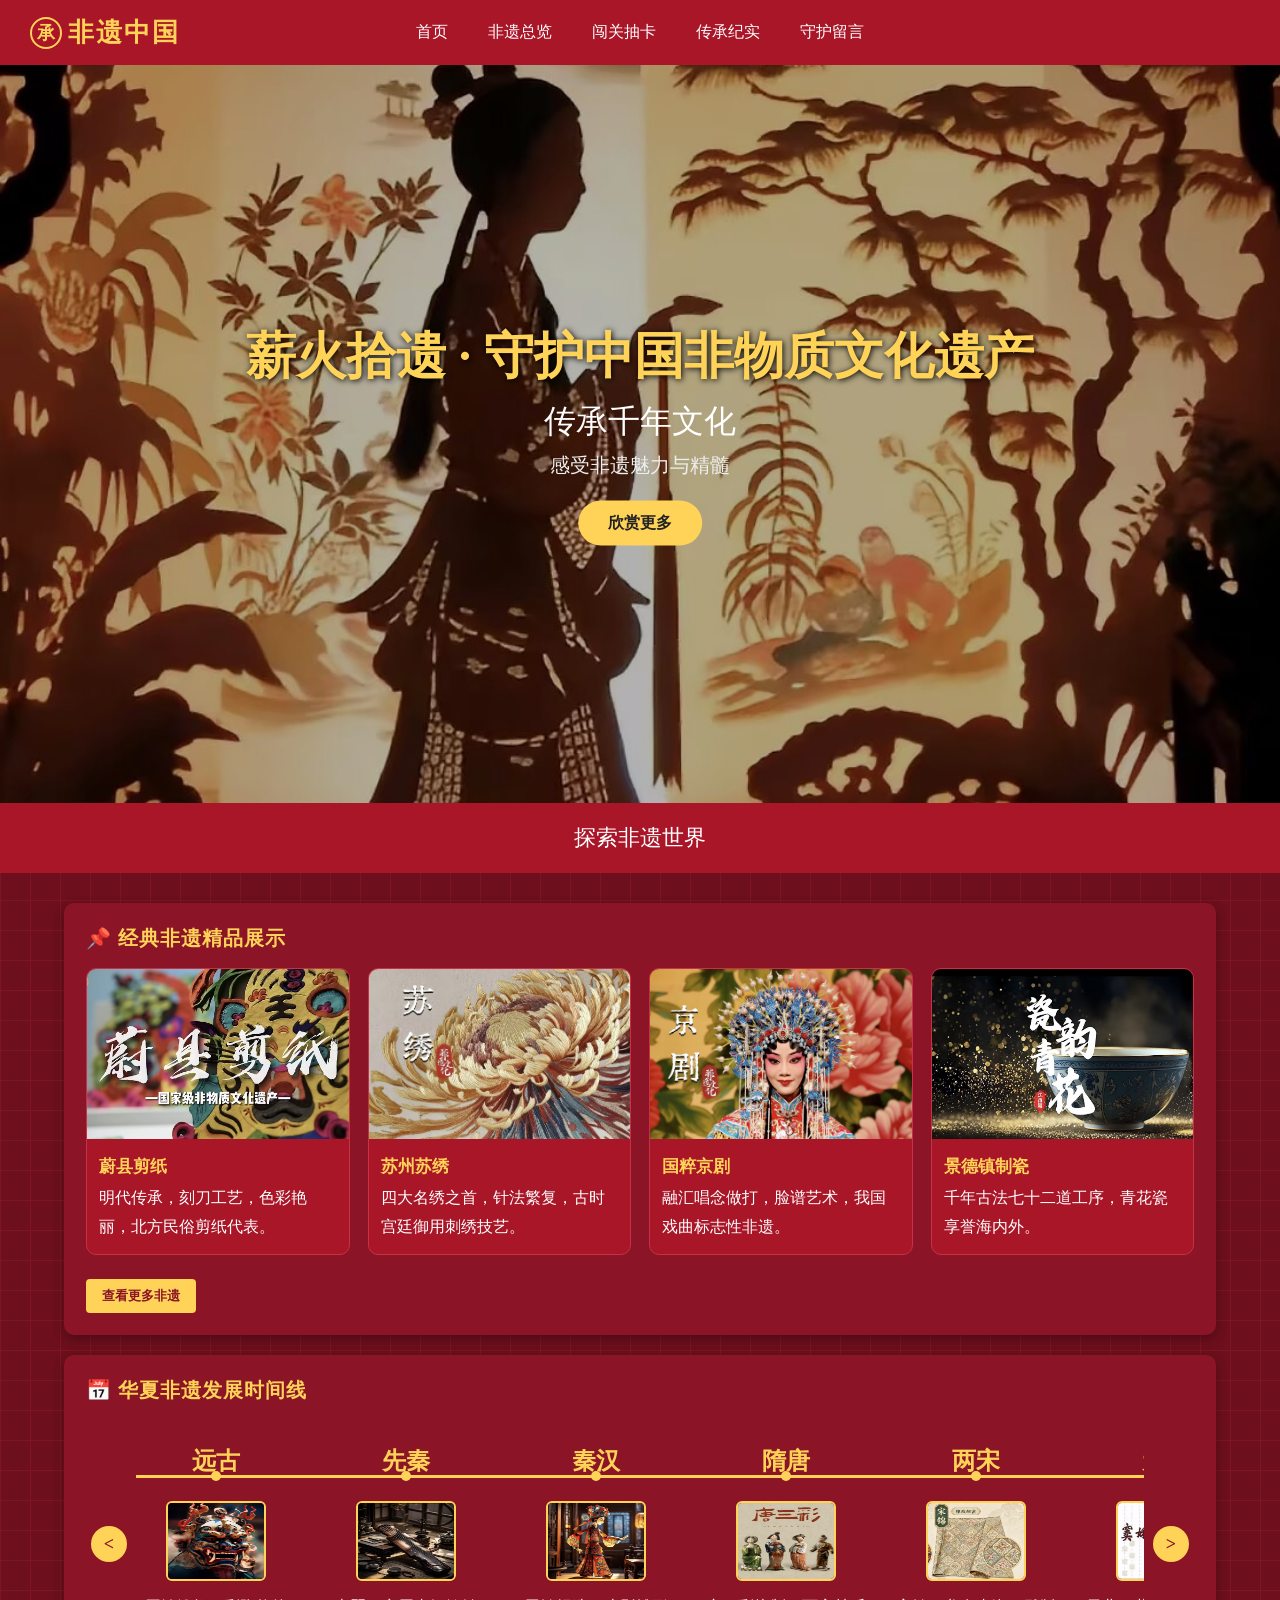
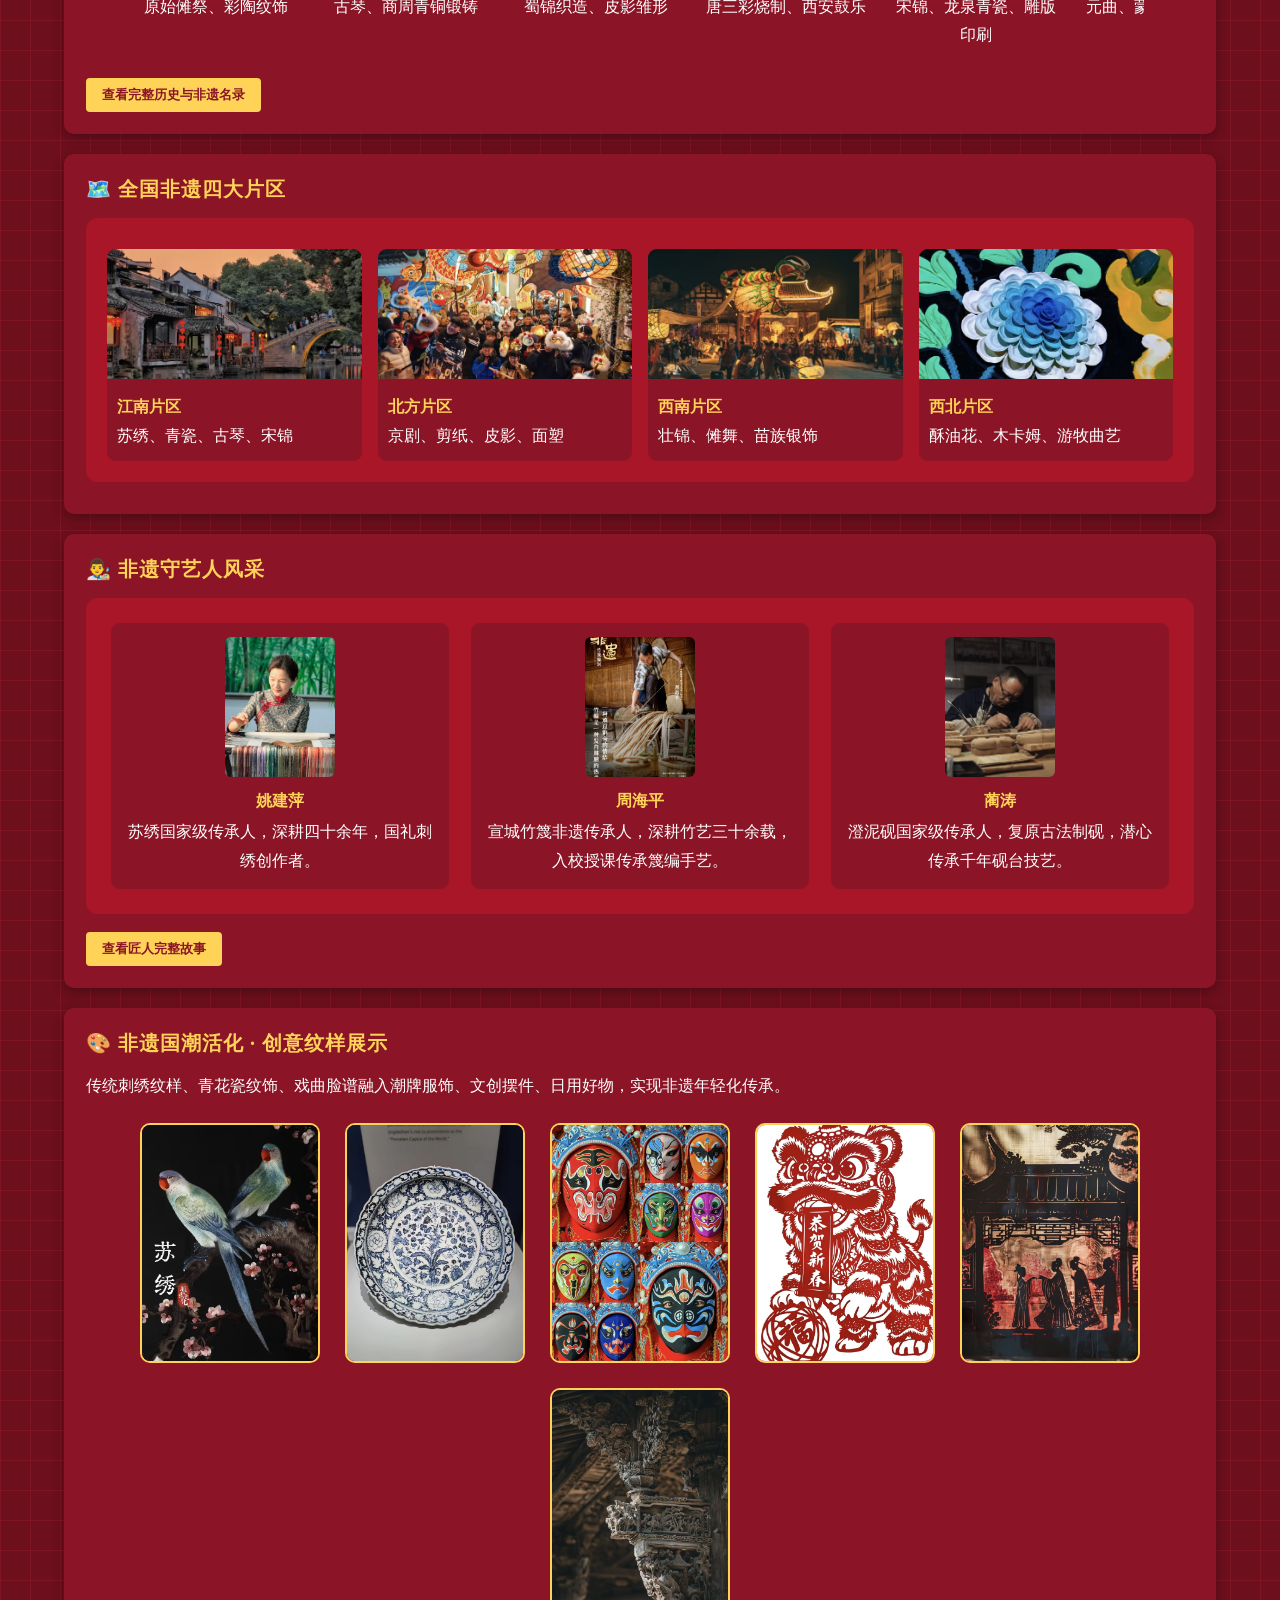
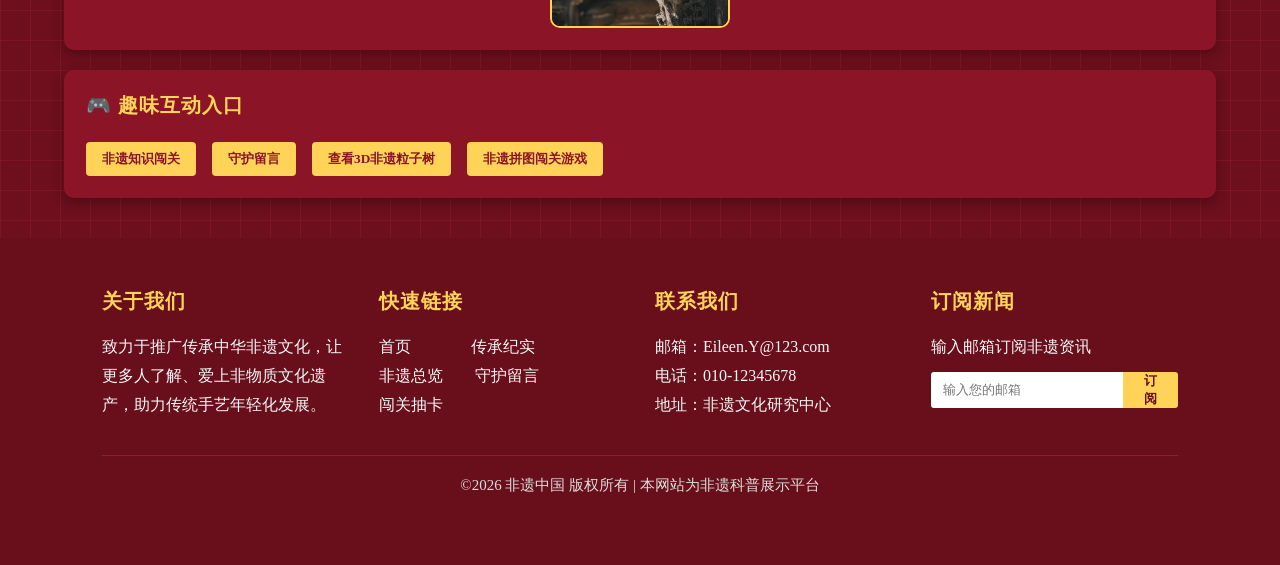
<file: index.html>
<!DOCTYPE html>
<html lang="zh-CN">
<head>
<meta charset="UTF-8">
<title>薪火拾遗 · 守护中国非物质文化遗产</title>
<style>

*{
  margin:0;
  padding:0;
  box-sizing:border-box;
  font-family:"Microsoft YaHei",SimSun,serif;
}

/* 加深纹路透明度，方格细纹清晰可见，低调国风纹理 */
body{
  background-color:#6d0f1d;
  background-image: linear-gradient(rgba(180,40,60,0.22) 1px,transparent 1px),
                    linear-gradient(90deg,rgba(180,40,60,0.22) 1px,transparent 1px);
  background-size:30px 30px;
}

/* 导航栏原色 */
.nav {
  width:100%;
  background:#a91628;
  padding: 15px 30px;
  display: flex;
  align-items: center;
  position:relative;
}
.logo-wrap{
  display:flex;
  align-items:center;
  gap:6px;
}
.nav-logo-icon{
  width:32px;
  height:32px;
  border:2px solid #ffd358;
  border-radius:50%;
  color:#ffd358;
  font-weight:bold;
  font-size:18px;
  display:flex;
  align-items:center;
  justify-content:center;
}
.nav-logo-text{
  font-size:26px;
  font-weight:bold;
  color:#ffd358;
  text-decoration:none;
  letter-spacing:2px;
}
.nav-menu{
  position:absolute;
  left:50%;
  transform:translateX(-50%);
  display:flex;
}
.nav-menu a {
  color:#fff;
  text-decoration:none;
  font-size:16px;
  margin: 0 20px;
}
.nav-menu a:hover{
  color:#ffd358;
}

.top-banner {
  width: 100%;
  position: relative;
  overflow: hidden;
}
.banner-img-wrap {
  width: 100%;
  height: 82vh;
  overflow: hidden;
}
.banner-scroll {
  display: flex;
  height: 100%;
  animation: scrollMove 55s linear infinite;
}
.banner-scroll img {
  height: 100%;
  width: 100vw;
  object-fit: cover;
  flex-shrink: 0;
}
@keyframes scrollMove {
  0% { transform: translateX(0); }
  100% { transform: translateX(-600vw); }
}
.banner-mask {
  position: absolute;
  top: 0;
  left: 0;
  width: 100%;
  height: 82vh;
  background: rgba(0,0,0,0.3);
  z-index: 1;
}

.banner-text-box {
  position: absolute;
  top: 50%;
  left: 50%;
  transform: translate(-50%,-50%);
  text-align: center;
  z-index: 2;
  white-space: nowrap;
}
.main-title {
  font-size: 50px;
  color: #ffd358;
  font-weight: bold;
  text-shadow:1px 1px 6px #000;
  margin-bottom: 10px;
}
.sub-title1 {
  font-size:32px;
  color:#fff;
  margin-bottom:8px;
}
.sub-title2 {
  font-size:20px;
  color:#eee;
  margin-bottom:22px;
}

.gold-btn {
  padding:12px 30px;
  background:#ffd358;
  border:none;
  border-radius:30px;
  color:#222;
  font-size:16px;
  font-weight: bold;
  cursor:pointer;
}
.gold-btn:hover {
  background:#ffc838;
}

.bottom-red-bar {
  width:100%;
  background:#a91628;
  padding:20px 0;
  text-align:center;
}
.bottom-red-bar p {
  color:#fff;
  font-size:22px;
  margin:0;
}

.container{
  width:90%;
  margin:30px auto;
}

/* 内容大卡片中等红 + 滚动入场动画 */
.card{
  background: #8b1526;
  padding:22px;
  border-radius: 10px;
  box-shadow: 0 4px 12px rgba(0,0,0,0.3);
  margin-bottom:20px;
  /* 初始状态：向下偏移+透明 */
  opacity:0;
  transform: translateY(80px);
  transition: all 0.7s cubic-bezier(0.17, 0.89, 0.32, 1.28);
}
/* 激活类：复原位置，弹跳出场 */
.card.show{
  opacity:1;
  transform: translateY(0);
}
.card h3{
  color:#ffd358;
  font-size:20px;
  margin-bottom:15px;
  letter-spacing:1px;
}
.card p{
  font-size:16px;
  line-height:1.8;
  color:#ffffff;
}

.btn{
  padding:8px 16px;
  border:none;
  background:#ffd358;
  color:#8b1526;
  border-radius:4px;
  cursor:pointer;
  margin-top:8px;
  font-weight:bold;
}
.btn:hover{
  background:#ffc838;
}

#backTop{
  position:fixed;
  right:30px;
  bottom:30px;
  width:40px;
  height:40px;
  background:#ffd358;
  color:#8b1526;
  text-align:center;
  line-height:40px;
  border-radius:50%;
  cursor:pointer;
  display: none;
}

.feat-grid {
  display: flex;
  gap: 18px;
  margin:16px 0;
  flex-wrap: wrap;
}

/*精品子卡片标准红*/
.feat-item {
  flex:1; min-width:220px;
  background:#a91628;
  border-radius:10px;
  overflow:hidden;
  border:1px solid #c93045;
  transition: all 0.3s ease;
}
.feat-item:hover{
  transform: translateY(-8px);
  box-shadow: 0 8px 18px rgba(0,0,0,0.4);
}
.feat-item img {
  width:100%; height:170px;
  object-fit:cover;
  transition: transform 0.35s ease;
}
.feat-item:hover img{
  transform: scale(1.15);
}
.feat-info {
  padding:12px;
}
.feat-info h4 {
  color:#ffd358;
  margin-bottom:6px;
  font-size:17px;
}
.feat-info p{
  color:#fff;
}

/*=====时间线：加贯穿黄金横线+每个朝代圆点=====*/
.timeline-box {
  overflow: hidden;
  padding:20px 0;
  position:relative;
}
/* 左右翻页箭头按钮 */
.tl-btn{
  width:36px;
  height:36px;
  border-radius:50%;
  background:#ffd358;
  color:#8b1526;
  border:none;
  font-size:18px;
  font-weight:bold;
  cursor:pointer;
  position:absolute;
  top:50%;
  transform:translateY(-50%);
  z-index:9;
}
.tl-prev{left:5px;}
.tl-next{right:5px;}
.tl-btn:hover{background:#ffc838;}

.timeline-wrap{
  overflow-x:hidden;
  margin:0 50px;
}
.timeline {
  display: flex;
  gap:30px;
  min-width: max-content;
  position:relative;
}
/* 整条横向黄金线，在朝代标题下方、图片顶部 */
.timeline::before {
  content:"";
  position:absolute;
  top:36px;
  left:0;
  width:100%;
  height:3px;
  background:#ffd358;
  z-index:1;
}

.timeline-item {
  width:160px;
  text-align:center;
  transition: all 0.3s ease;
  position:relative;
}
/* 每个朝代正下方圆点，卡在横线上 */
.timeline-item::before{
  content:"";
  width:10px;
  height:10px;
  border-radius:50%;
  background:#ffd358;
  position:absolute;
  left:50%;
  transform:translateX(-50%);
  top:32px;
  z-index:2;
}
.timeline-item:hover{
  transform: translateY(-5px);
}
.timeline-item img {
  width:100px; height:80px;
  border-radius:6px;
  border:2px solid #ffd358;
  background:#fff;
  margin-top:18px;
  transition: transform 0.35s ease;
}
.timeline-item:hover img{
  transform: scale(1.12);
}
.timeline-item .year {
  font-weight:bold;
  color:#ffd358;
  font-size:24px;
  margin:6px 0;
}
.timeline-item p{
  color:#fff;
  margin-top:8px;
}

.area-box {
  background: #a91628;
  padding:20px;
  border-radius:12px;
  margin:10px 0;
}
.area-grid {
  display:flex;
  gap:14px;
  flex-wrap:wrap;
  margin-top:10px;
}
.area-card {
  flex:1; min-width:210px;
  background:#8b1526;
  border-radius:10px;
  overflow:hidden;
  transition: all 0.3s ease;
  border:1px solid #a91628;
}
.area-card:hover{
  transform: translateY(-8px);
  box-shadow:0 7px 15px rgba(0,0,0,0.3);
}
.area-card img {
  width:100%; height:130px;
  object-fit:cover;
  transition: transform 0.35s ease;
}
.area-card:hover img{
  transform: scale(1.15);
}
.area-card p {
  padding:10px;
  color:#fff;
}
.area-card strong{
  color:#ffd358;
}

.master-box {
  background: #a91628;
  padding:24px;
  border-radius:12px;
  margin:10px 0;
}
.master-grid {
  display:flex;
  gap:20px;
  flex-wrap:wrap;
}
.master-card {
  flex:1; min-width:230px;
  background:#8b1526;
  padding:14px;
  border-radius:10px;
  text-align:center;
  transition: all 0.3s ease;
  border:1px solid #a91628;
}
.master-card:hover{
  transform: translateY(-8px);
  box-shadow:0 7px 15px rgba(0,0,0,0.3);
}
.master-card img {
  width:110px; height:140px;
  object-fit:cover;
  border-radius:6px;
  margin-bottom:10px;
  transition: transform 0.35s ease;
}
.master-card:hover img{
  transform: scale(1.12);
}
.master-card h4{
  color:#ffd358;
  margin-bottom:6px;
}
.master-card p{
  color:#fff;
}

/* ==========翻转卡片：两行三列+整体居中========== */
.flip-container {
  display: flex;
  flex-wrap: wrap;
  justify-content: center;
  gap:25px;
  margin-top:22px;
}
.flip-card {
  width: 180px;
  height: 240px;
  perspective: 1000px;
}
.flip-inner {
  position: relative;
  width: 100%;
  height: 100%;
  transition: transform 0.6s;
  transform-style: preserve-3d;
  border: 2px solid #ffd358;
  border-radius: 10px;
}
.flip-card:hover .flip-inner {
  transform: rotateY(180deg);
}
.flip-front, .flip-back {
  position: absolute;
  width: 100%;
  height: 100%;
  -webkit-backface-visibility: hidden;
  backface-visibility: hidden;
  border-radius: 8px;
  overflow: hidden;
}
.flip-front img {
  width: 100%;
  height: 100%;
  object-fit: cover;
}
.flip-back {
  background: #ffd358;
  color: #8b1526;
  display: flex;
  align-items: center;
  justify-content: center;
  font-weight: bold;
  font-size: 16px;
  text-align: center;
  transform: rotateY(180deg);
  padding: 10px;
}

.culture-imgs {
  display:flex;
  gap:10px;
  overflow-x:auto;
  padding:10px 0;
  margin:12px 0;
}
.culture-imgs img {
  height:150px;
  border-radius:8px;
  border:2px solid #ffd358;
  transition: transform 0.35s ease;
}
.culture-imgs img:hover{
  transform: scale(1.1);
}

/* ==========底部footer四栏布局（深色红底，对标参考图）========== */
.footer{
  width:100%;
  background:#690f1b;
  margin-top:40px;
  padding:50px 8%;
}
.footer-wrap{
  display:flex;
  justify-content:space-between;
  flex-wrap:wrap;
  gap:30px;
}
.footer-col{
  flex:1;
  min-width:200px;
}
.footer-col h4{
  color:#ffd358;
  font-size:20px;
  margin-bottom:18px;
  letter-spacing:1px;
}
.footer-col p,.footer-col a{
  color:#f8f8f8;
  font-size:16px;
  line-height:1.8;
  text-decoration:none;
}
.footer-col a:hover{
  color:#ffd358;
}
/* 订阅输入框 */
.subscribe-box{
  display:flex;
  margin-top:10px;
}
.subscribe-box input{
  padding:9px 12px;
  border:none;
  outline:none;
  flex:1;
  border-radius:3px 0 0 3px;
}
.subscribe-box button{
  background:#ffd358;
  border:none;
  padding:0 16px;
  color:#690f1b;
  font-weight:bold;
  border-radius:0 3px 3px 0;
  cursor:pointer;
}
.subscribe-box button:hover{
  background:#ffc838;
}
/* 底部版权 */
.copy-text{
  width:100%;
  text-align:center;
  padding:20px 0;
  margin-top:35px;
  border-top:1px solid #8c202e;
  color:#ddd;
  font-size:15px;
}
</style>
</head>
<body>

<div class="nav">
  <div class="logo-wrap">
    <div class="nav-logo-icon">承</div>
    <a href="index.html" class="nav-logo-text">非遗中国</a>
  </div>
  <div class="nav-menu">
    <a href="index.html">首页</a>
    <a href="html/over.html">非遗总览</a>
    <a href="html/game.html">闯关抽卡</a>
    <a href="html/story.html">传承纪实</a>
    <a href="html/message.html">守护留言</a>
  </div>
</div>

<div class="top-banner">
  <div class="banner-mask"></div>
  <div class="banner-text-box">
    <div class="main-title">薪火拾遗 · 守护中国非物质文化遗产</div>
    <div class="sub-title1">传承千年文化</div>
    <div class="sub-title2">感受非遗魅力与精髓</div>
    <button class="gold-btn" onclick="location.href='html/over.html'">欣赏更多</button>
  </div>

  <div class="banner-img-wrap">
    <div class="banner-scroll">
      <img src="images1/1.6.png">
      <img src="images1/1.5.png">
      <img src="images1/1.4.png">
      <img src="images1/1.3.png">
      <img src="images1/1.2.png">
      <img src="images1/1.1.png">
      <img src="images1/1.6.png">
      <img src="images1/1.5.png">
      <img src="images1/1.4.png">
      <img src="images1/1.3.png">
      <img src="images1/1.2.png">
      <img src="images1/1.1.png">
    </div>
  </div>
</div>

<div class="bottom-red-bar">
  <p>探索非遗世界</p>
</div>

<div class="container">

  <div class="card">
    <h3>📌 经典非遗精品展示</h3>
    <div class="feat-grid">
      <div class="feat-item">
        <img src="images1/2.1.png">
        <div class="feat-info">
          <h4>蔚县剪纸</h4>
          <p>明代传承，刻刀工艺，色彩艳丽，北方民俗剪纸代表。</p>
        </div>
      </div>
      <div class="feat-item">
        <img src="images1/2.2.png">
        <div class="feat-info">
          <h4>苏州苏绣</h4>
          <p>四大名绣之首，针法繁复，古时宫廷御用刺绣技艺。</p>
        </div>
      </div>
      <div class="feat-item">
        <img src="images1/2.3.png">
        <div class="feat-info">
          <h4>国粹京剧</h4>
          <p>融汇唱念做打，脸谱艺术，我国戏曲标志性非遗。</p>
        </div>
      </div>
      <div class="feat-item">
        <img src="images1/2.4.png">
        <div class="feat-info">
          <h4>景德镇制瓷</h4>
          <p>千年古法七十二道工序，青花瓷享誉海内外。</p>
        </div>
      </div>
    </div>
    <button class="btn" onclick="location.href='html/over.html'">查看更多非遗</button>
  </div>

  <div class="card">
    <h3>📅 华夏非遗发展时间线</h3>
    <div class="timeline-box">
      <button class="tl-btn tl-prev" id="prevBtn">&lt;</button>
      <button class="tl-btn tl-next" id="nextBtn">&gt;</button>
      <div class="timeline-wrap" id="tlWrap">
        <div class="timeline" id="tlList">
          <div class="timeline-item">
            <div class="year">远古</div>
            <img src="images1/3.1.png">
            <p>原始傩祭、彩陶纹饰</p>
          </div>
          <div class="timeline-item">
            <div class="year">先秦</div>
            <img src="images1/3.2.png">
            <p>古琴、商周青铜锻铸</p>
          </div>
          <div class="timeline-item">
            <div class="year">秦汉</div>
            <img src="images1/3.4.png">
            <p>蜀锦织造、皮影雏形</p>
          </div>
          <div class="timeline-item">
            <div class="year">隋唐</div>
            <img src="images1/3.5.png">
            <p>唐三彩烧制、西安鼓乐</p>
          </div>
          <div class="timeline-item">
            <div class="year">两宋</div>
            <img src="images1/3.6.png">
            <p>宋锦、龙泉青瓷、雕版印刷</p>
          </div>
          <div class="timeline-item">
            <div class="year">元代</div>
            <img src="images1/3.7.png">
            <p>元曲、蒙古族长调民歌</p>
          </div>
          <div class="timeline-item">
            <div class="year">明代</div>
            <img src="images1/3.8.png">
            <p>昆曲、剪纸、木版年画</p>
          </div>
          <div class="timeline-item">
            <div class="year">清代</div>
            <img src="images1/3.9.png">
            <p>京剧、景泰蓝、宣纸技艺</p>
          </div>
          <div class="timeline-item">
            <div class="year">民国</div>
            <img src="images1/3.10.png">
            <p>各地曲艺、民间民俗节庆</p>
          </div>
          <div class="timeline-item">
            <div class="year">2001起</div>
            <img src="images1/3.11.png">
            <p>非遗申遗、国家名录普查</p>
          </div>
          <div class="timeline-item">
            <div class="year">现代</div>
            <img src="images1/3.12.png">
            <p>太极拳、制茶技艺入非遗</p>
          </div>
        </div>
      </div>
    </div>
    <button class="btn" onclick="location.href='html/over.html'">查看完整历史与非遗名录</button>
  </div>

  <div class="card">
    <h3>🗺️ 全国非遗四大片区</h3>
    <div class="area-box">
      <div class="area-grid">
        <div class="area-card">
          <img src="images1/4.1.png">
          <p><strong>江南片区</strong><br>苏绣、青瓷、古琴、宋锦</p>
        </div>
        <div class="area-card">
          <img src="images1/4.2.png">
          <p><strong>北方片区</strong><br>京剧、剪纸、皮影、面塑</p>
        </div>
        <div class="area-card">
          <img src="images1/4.3.png">
          <p><strong>西南片区</strong><br>壮锦、傩舞、苗族银饰</p>
        </div>
        <div class="area-card">
          <img src="images1/4.4.png">
          <p><strong>西北片区</strong><br>酥油花、木卡姆、游牧曲艺</p>
        </div>
      </div>
    </div>
  </div>

  <div class="card">
    <h3>👨‍🎨 非遗守艺人风采</h3>
    <div class="master-box">
      <div class="master-grid">
        <div class="master-card">
          <img src="images1/5.1.png">
          <h4>姚建萍</h4>
          <p>苏绣国家级传承人，深耕四十余年，国礼刺绣创作者。</p>
        </div>
        <div class="master-card">
          <img src="images1/5.2.png">
          <h4>周海平</h4>
          <p>宣城竹篾非遗传承人，深耕竹艺三十余载，入校授课传承篾编手艺。</p>
        </div>
        <div class="master-card">
          <img src="images1/5.3.png">
          <h4>蔺涛</h4>
          <p>澄泥砚国家级传承人，复原古法制砚，潜心传承千年砚台技艺。</p>
        </div>
      </div>
    </div>
    <button class="btn" onclick="location.href='html/story.html'">查看匠人完整故事</button>
  </div>

  <!-- 国潮纹样：上3下3 整组居中 -->
  <div class="card">
    <h3>🎨 非遗国潮活化 · 创意纹样展示</h3>
    <p>传统刺绣纹样、青花瓷纹饰、戏曲脸谱融入潮牌服饰、文创摆件、日用好物，实现非遗年轻化传承。</p>
    <div class="flip-container">
      <!-- 第一行3个 -->
      <div class="flip-card">
        <div class="flip-inner">
          <div class="flip-front"><img src="images1/6.1.png"></div>
          <div class="flip-back">苏绣纹样<br>传统美学</div>
        </div>
      </div>
      <div class="flip-card">
        <div class="flip-inner">
          <div class="flip-front"><img src="images1/6.2.png"></div>
          <div class="flip-back">青花纹样<br>国风文创</div>
        </div>
      </div>
      <div class="flip-card">
        <div class="flip-inner">
          <div class="flip-front"><img src="images1/6.3.png"></div>
          <div class="flip-back">脸谱纹样<br>国潮设计</div>
        </div>
      </div>
      <!-- 第二行3个 -->
      <div class="flip-card">
        <div class="flip-inner">
          <div class="flip-front"><img src="images1/6.4.png"></div>
          <div class="flip-back">剪纸纹样<br>民俗艺术</div>
        </div>
      </div>
      <div class="flip-card">
        <div class="flip-inner">
          <div class="flip-front"><img src="images1/6.5.png"></div>
          <div class="flip-back">皮影纹样<br>非遗活化</div>
        </div>
      </div>
      <div class="flip-card">
        <div class="flip-inner">
          <div class="flip-front"><img src="images1/6.6.png"></div>
          <div class="flip-back">木雕纹样<br>匠心传承</div>
        </div>
      </div>
    </div>
  </div>

  <div class="card">
    <h3>🎮 趣味互动入口</h3>
    <button class="btn" onclick="location.href='html/game.html'">非遗知识闯关</button>
    <button class="btn" onclick="location.href='html/message.html'" style="margin-left:12px;">守护留言</button>
	<button class="btn" onclick="location.href='html/particle-tree.html'"style="margin-left:12px;">查看3D非遗粒子树</button>
  <button class="btn" onclick="location.href='puzzle.html'"style="margin-left:12px;">非遗拼图闯关游戏</button>
  </div>

</div>

<!-- ==========新增底部Footer四栏区域========== -->
<footer class="footer">
  <div class="footer-wrap">
    <div class="footer-col">
      <h4>关于我们</h4>
      <p>致力于推广传承中华非遗文化，让更多人了解、爱上非物质文化遗产，助力传统手艺年轻化发展。</p>
    </div>
    <div class="footer-col">
      <h4>快速链接</h4>
      <p><a href="index.html">首页</a>&nbsp;&nbsp;&nbsp;&nbsp;&nbsp;&nbsp;&nbsp;&nbsp;&nbsp;&nbsp;&nbsp;&nbsp;&nbsp;&nbsp;&nbsp;<a href="story.html">传承纪实</a></p>
      <p><a href="html/over.html">非遗总览</a>&nbsp;&nbsp;&nbsp;&nbsp;&nbsp;&nbsp;&nbsp;&nbsp;<a href="message.html">守护留言</a></p>
      <p><a href="html/game.html">闯关抽卡</a></p>
    </div>
    <div class="footer-col">
      <h4>联系我们</h4>
      <p>邮箱：Eileen.Y@123.com</p>
      <p>电话：010-12345678</p>
      <p>地址：非遗文化研究中心</p>
    </div>
    <div class="footer-col">
      <h4>订阅新闻</h4>
      <p>输入邮箱订阅非遗资讯</p>
      <div class="subscribe-box">
        <input placeholder="输入您的邮箱">
        <button>订阅</button>
      </div>
    </div>
  </div>
  <div class="copy-text">
    ©2026 非遗中国 版权所有 | 本网站为非遗科普展示平台
  </div>
</footer>

<div id="backTop" onclick="backTop()">↑</div>
<script>
// 返回顶部
window.onscroll = function(){
  let btn = document.getElementById("backTop");
  btn.style.display = window.scrollY > 300 ? "block" : "none";
}
function backTop(){
  window.scrollTo({top:0,behavior:'smooth'})
}

// 时间线左右滚动JS
const wrap = document.getElementById('tlWrap');
const list = document.getElementById('tlList');
const prev = document.getElementById('prevBtn');
const next = document.getElementById('nextBtn');
const step = 220;

prev.onclick = ()=>{
  wrap.scrollBy({left:-step,behavior:'smooth'});
}
next.onclick = ()=>{
  wrap.scrollBy({left:step,behavior:'smooth'});
}

// 卡片滚动弹跳入场动画JS
const allCard = document.querySelectorAll('.card');
function checkCardShow(){
  allCard.forEach(item=>{
    // 卡片距离顶部视口高度
    let cardTop = item.getBoundingClientRect().top;
    let winH = window.innerHeight;
    // 进入视口60px就触发动画
    if(cardTop < winH - 60){
      item.classList.add('show');
    }
  })
}
window.addEventListener('scroll',checkCardShow);
window.addEventListener('load',checkCardShow);
</script>
</body>
</html>
</file>
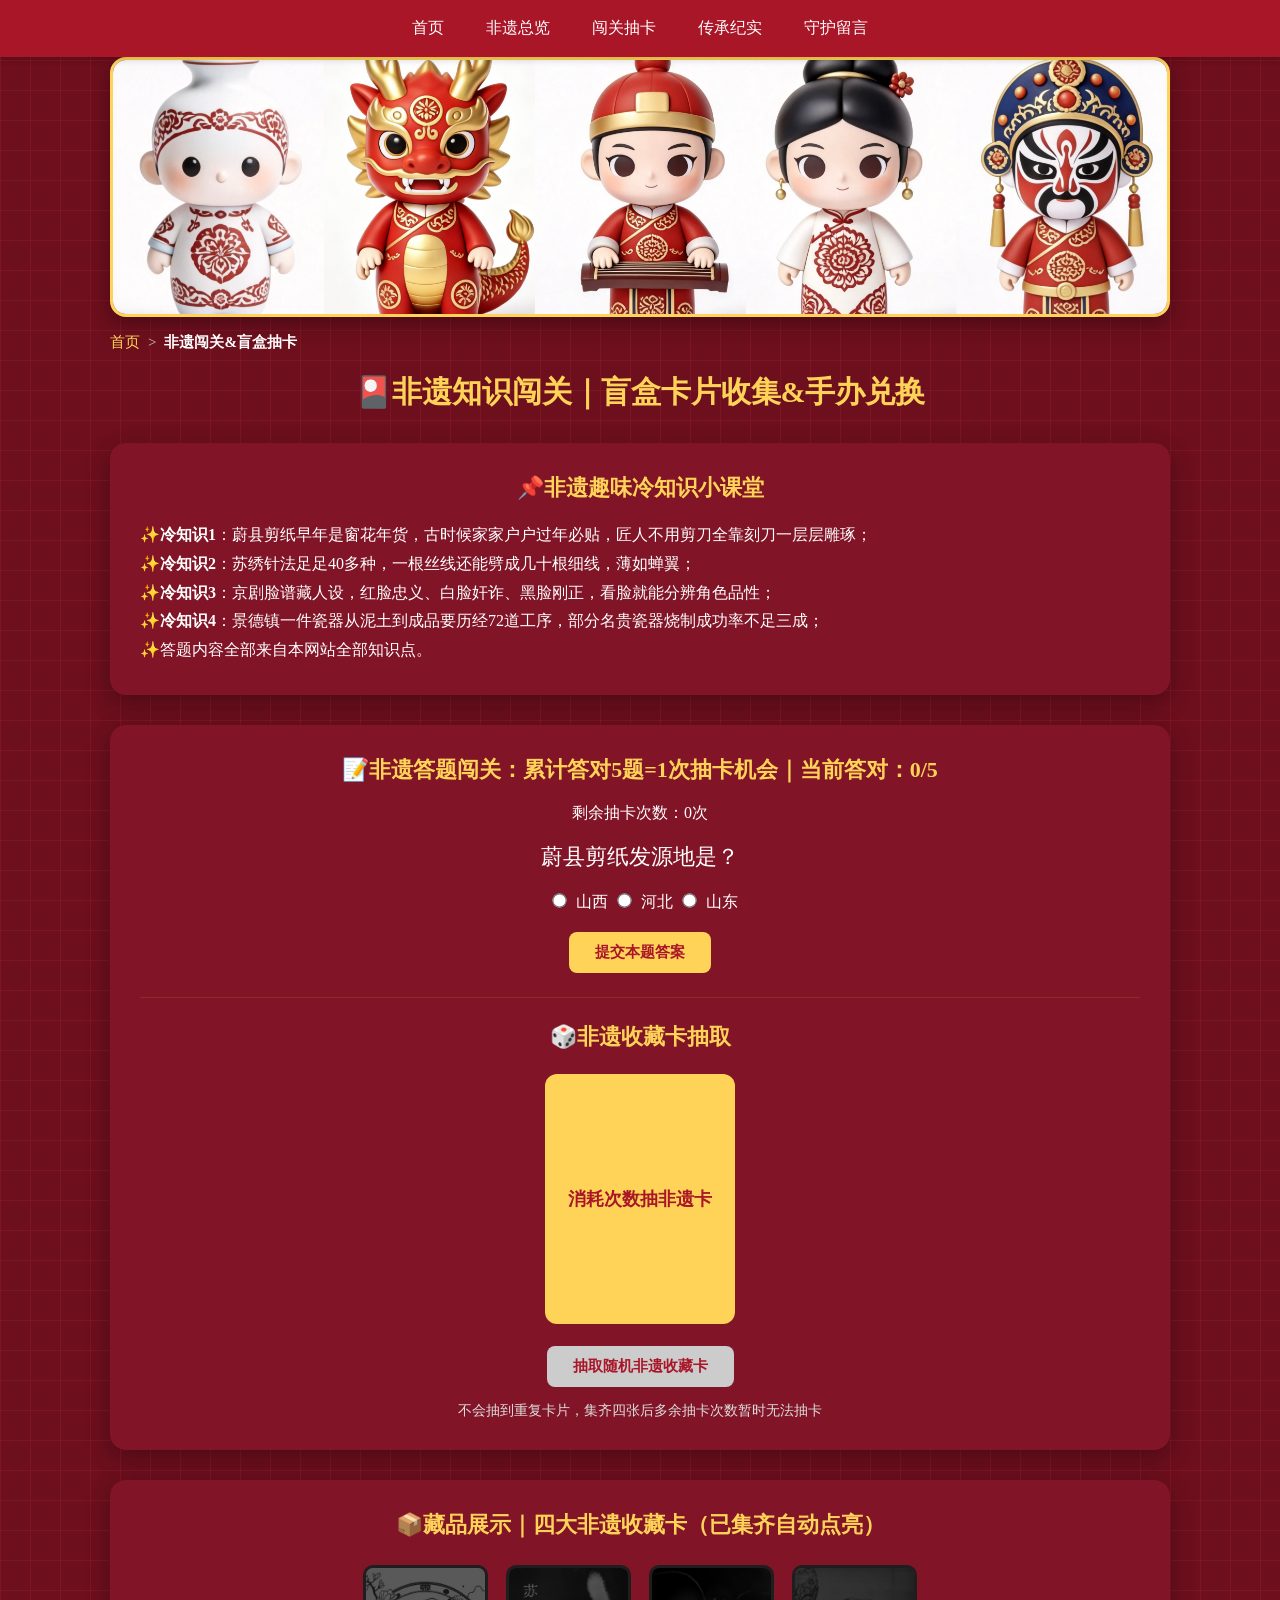
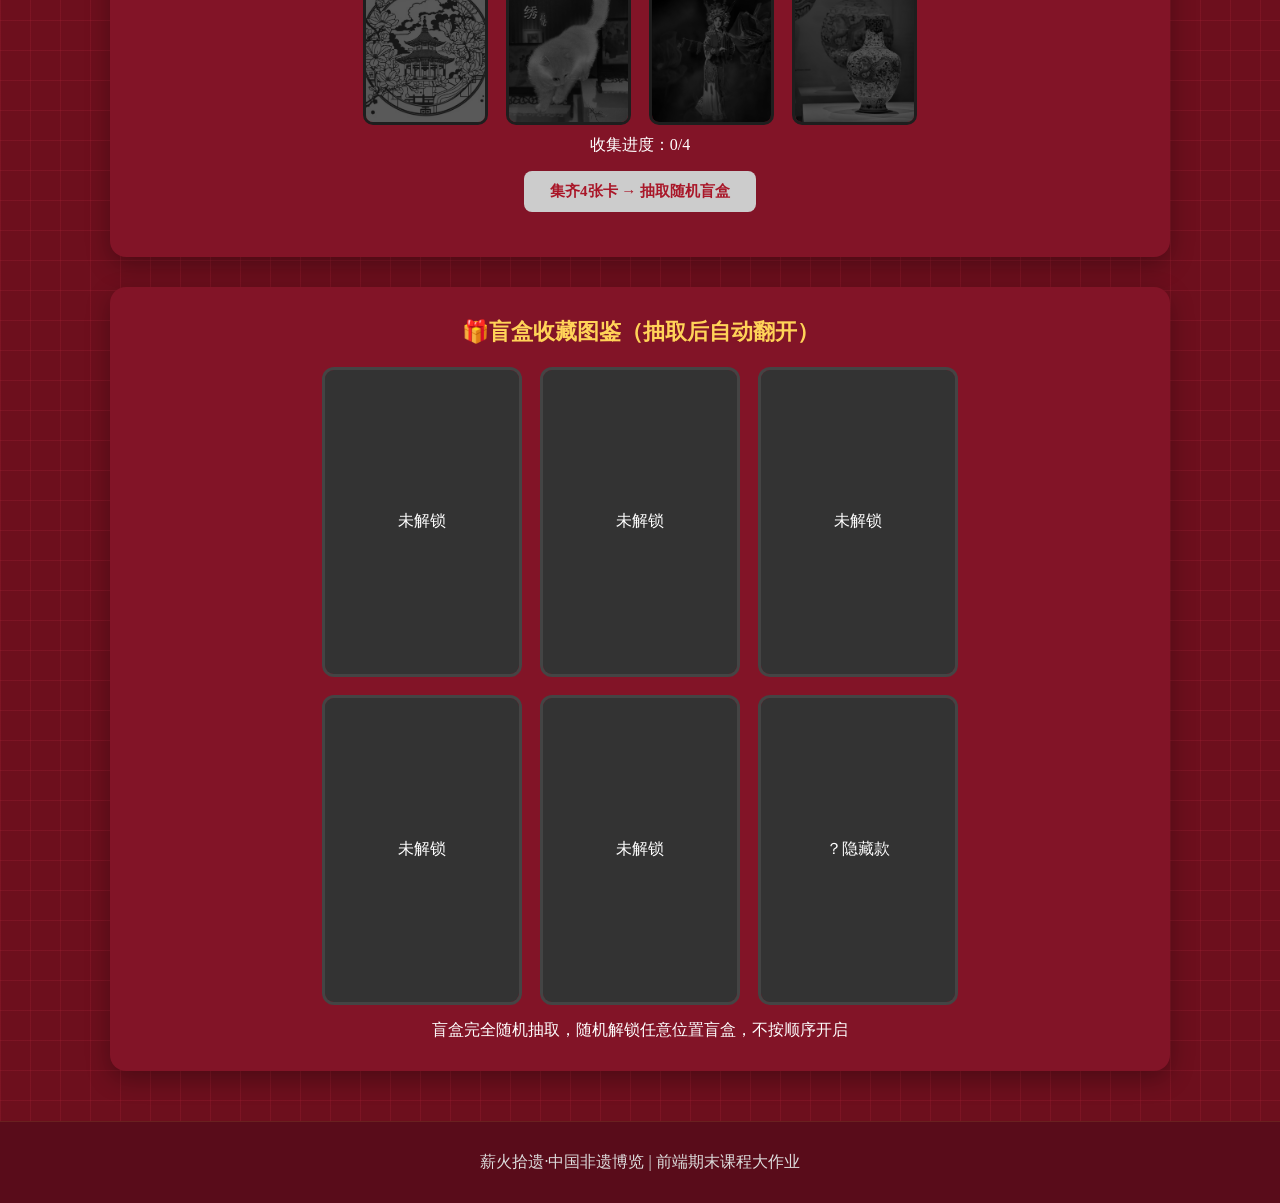
<file: html/game.html>
<!DOCTYPE html>
<html lang="zh-CN">
<head>
<meta charset="UTF-8">
<meta name="viewport" content="width=device-width, initial-scale=1.0">
<title>非遗闯关&盲盒抽卡 - 薪火拾遗</title>
<style>
*{
  margin:0;
  padding:0;
  box-sizing:border-box;
  font-family:"Microsoft YaHei",SimSun,serif;
}
html{
  scroll-behavior: smooth;
}
body{
  background-color: #6d0f1d;
  background-image: linear-gradient(rgba(180,40,60,0.22) 1px,transparent 1px),
                    linear-gradient(90deg,rgba(180,40,60,0.22) 1px,transparent 1px);
  background-size:30px 30px;
}
/* 全站统一导航 固定样式 */
.nav {
  width:100%;
  background: #a91628;
  padding: 18px 0;
  display: flex;
  justify-content: center;
  align-items: center;
  gap: 42px;
  box-shadow: 0 2px 8px rgba(0,0,0,0.2);
  position: sticky;
  top:0;
  z-index:999;
}
.nav a {
  color:#fff;
  text-decoration:none;
  font-size:16px;
  transition: all 0.3s;
}
.nav a:hover{
  color:#ffd358;
}

/* ==========面包屑：和banner同宽，左右对齐========== */
.breadcrumb {
  max-width: 1100px;
  margin:0 auto 20px;
  padding: 0 20px;
  color: #fff;
  font-size: 15px;
}
.breadcrumb ul {
  list-style: none;
  display: flex;
  gap: 8px;
  align-items: center;
}
.breadcrumb li a {
  color: #ffd358;
  text-decoration: none;
}
.breadcrumb li a:hover {
  text-decoration: underline;
}
.breadcrumb li:not(:last-child)::after {
  content: ">";
  color: #ccc;
  margin-left: 8px;
}
.breadcrumb li:last-child {
  color: #ffffff;
  font-weight: bold;
}

/*导航下方盲盒总览大图 窄版居中*/
.banner-box{
  max-width:1100px;
  margin:0 auto 12px;
  padding:0 20px;
}
.banner-box img{
  width:100%;
  height:260px;
  border-radius:16px;
  object-fit:cover;
  border:3px solid #ffd358;
  box-shadow:0 6px 20px rgba(0,0,0,0.35);
}
.container{
  max-width:1100px;
  margin:0 auto 35px;
  padding:0 20px;
}
.title{
  text-align:center;
  color:#ffd358;
  font-size:30px;
  margin-bottom:30px;
}
/*卡片统一深色样式*/
.card{
  background: #821427;
  padding:30px;
  border-radius:16px;
  box-shadow:0 8px 25px rgba(0,0,0,0.3);
  margin-bottom:30px;
  color:#fff;
}
.card h3{
  color:#ffd358;
  margin-bottom:18px;
  font-size:22px;
  text-align:center;
}
hr{margin:24px 0;border-color:rgba(255,211,88,0.2);border-width:1px 0 0 0;}

.btn{
  padding:11px 26px;
  background:#ffd358;
  color:#a91628;
  border:none;
  border-radius:8px;
  font-weight:bold;
  cursor:pointer;
  display:block;
  margin:15px auto;
  font-size:15px;
  transition:0.3s;
}
.btn:hover{background:#ffc107;}
.btn:disabled{background:#ccc;cursor:not-allowed;}
.ans-item{
  margin:10px 10px;
  transform:scale(1.1);
}

/*【原版居中3D抽卡卡片 放在答题下方】*/
.card3d-wrap{
  width:190px;
  height:250px;
  margin:22px auto;
  perspective:850px;
}
.card3d{
  width:100%;
  height:100%;
  position:relative;
  transform-style:preserve-3d;
  transition:transform 1.2s ease;
}
.card3d.turn{transform:rotateY(180deg);}
.card3d-front,.card3d-back{
  width:100%;
  height:100%;
  position:absolute;
  border-radius:12px;
  display:flex;
  align-items:center;
  justify-content:center;
  padding:12px;
  backface-visibility:hidden;
}
.card3d-front{
  background:#ffd358;
  color:#a91628;
  font-weight:bold;
  font-size:18px;
}
.card3d-back{
  background:#a91628;
  color:#ffd358;
  transform:rotateY(180deg);
  border:2px solid #ffd358;
  text-align:center;
}

/*【收藏大卡片 放大灰亮】 */
.collect-card-big-wrap{
  display:flex;
  gap:18px;
  justify-content:center;
  flex-wrap:wrap;
  margin:25px 0 10px;
}
.big-card{
  width:125px;
  height:160px;
  border-radius:10px;
  overflow:hidden;
  border:3px solid #555;
  filter:grayscale(100%) brightness(0.35);
  transition:0.4s ease;
}
.big-card.get{
  filter:grayscale(0) brightness(1);
  border-color:#ffd358;
  box-shadow:0 0 12px #ffd35888;
}
.big-card img{
  width:100%;
  height:100%;
  object-fit:cover;
}

.box-wrap{
  display:grid;
  grid-template-columns: repeat(3, 200px);
  justify-content: center;
  gap: 18px;
  margin-top:20px;
}
.box-item{
  width: 200px;
  height: 310px;
  border-radius:12px;
  overflow:hidden;
  border:3px solid #444;
  background:#222;
  position:relative;
}
.box-item .mask{
  width:100%;
  height:100%;
  background:#333;
  display:flex;
  align-items:center;
  justify-content:center;
  color:#fff;
  font-size:16px;
  text-align: center;
}
.box-item img{
  width:100%;
  height:100%;
  object-fit:cover;
  display:none;
}
.box-item.open .mask{display:none;}
.box-item.open img{display:block;border-color:#ffd358;box-shadow:0 0 12px #ffd358;}

/*返回顶部*/
#backTop{
  position:fixed;
  right:30px;
  bottom:30px;
  width:45px;
  height:45px;
  background:#ffd358;
  color:#a91628;
  text-align:center;
  line-height:45px;
  border-radius:50%;
  cursor:pointer;
  font-size:20px;
  font-weight:bold;
  box-shadow:0 3px 8px rgba(0,0,0,0.2);
  transition:0.3s;
  z-index:999;
  display:none;
}
#backTop:hover{transform:scale(1.1);}
.footer{
  background:#590c1a;
  color:#ddd;
  text-align:center;
  padding:30px 0;
  margin-top:50px;
  border-top:1px solid rgba(255,211,88,0.1);
}
</style>
</head>

<body>
<!--导航栏-->
<div class="nav">
  <a href="../index.html">首页</a>
  <a href="over.html">非遗总览</a>
  <a href="game.html">闯关抽卡</a>
  <a href="story.html">传承纪实</a>
  <a href="message.html">守护留言</a>
</div>

<!--1.banner窄图-->
<div class="banner-box">
  <img src="../images2/manghezonglan.png" alt="非遗盲盒全套总览">
</div>

<!--2.面包屑：和banner左右边界完全对齐，不再全屏居中-->
<div class="breadcrumb">
  <ul>
    <li><a href="../index.html">首页</a></li>
    <li>非遗闯关&盲盒抽卡</li>
  </ul>
</div>

<!--3.主体容器+标题-->
<div class="container">
  <h2 class="title">🎴非遗知识闯关｜盲盒卡片收集&手办兑换</h2>

  <!--1.非遗趣味知识区-->
  <div class="card">
    <h3>📌非遗趣味冷知识小课堂</h3>
    <p style="line-height:1.8;">
      ✨<b>冷知识1</b>：蔚县剪纸早年是窗花年货，古时候家家户户过年必贴，匠人不用剪刀全靠刻刀一层层雕琢；<br>
      ✨<b>冷知识2</b>：苏绣针法足足40多种，一根丝线还能劈成几十根细线，薄如蝉翼；<br>
      ✨<b>冷知识3</b>：京剧脸谱藏人设，红脸忠义、白脸奸诈、黑脸刚正，看脸就能分辨角色品性；<br>
      ✨<b>冷知识4</b>：景德镇一件瓷器从泥土到成品要历经72道工序，部分名贵瓷器烧制成功率不足三成；<br>
      ✨答题内容全部来自本网站全部知识点。
    </p>
  </div>

  <!--2.答题区域-->
  <div class="card">
    <h3>📝非遗答题闯关：累计答对5题=1次抽卡机会｜当前答对：<span id="rightCount">0</span>/5</h3>
    <p style="text-align:center;font-size:16px">剩余抽卡次数：<span id="drawNum">0</span>次</p>
    <div id="qBox">
	<p>&nbsp;&nbsp;&nbsp;&nbsp;</p>
      <p id="qText" style="font-size:22px;margin-bottom:12px;text-align:center;"></p>
      <div id="optBox" style="text-align:center;"></div>
      <button class="btn" onclick="submitAnswer()">提交本题答案</button>
    </div>

    <hr>
    <!--3.答题正下方【居中原版3D抽卡】-->
    <h3>🎲非遗收藏卡抽取</h3>
    <div class="card3d-wrap">
      <div class="card3d" id="cardDom">
        <div class="card3d-front">消耗次数抽非遗卡</div>
        <div class="card3d-back" id="cardText"></div>
      </div>
    </div>
    <button class="btn" id="drawBtn" onclick="startDraw()" disabled>抽取随机非遗收藏卡</button>
    <p style="text-align:center;margin-top:8px;font-size:14px;color:#ddd;">不会抽到重复卡片，集齐四张后多余抽卡次数暂时无法抽卡</p>
  </div>

  <!--4.藏品收藏卡片区（放大灰/亮）-->
  <div class="card">
    <h3>📦藏品展示｜四大非遗收藏卡（已集齐自动点亮）</h3>
    <div class="collect-card-big-wrap" id="cardPreviewBox">
      <div class="big-card" data-name="蔚县剪纸"><img src="../images2/jianzhi1.png"></div>
      <div class="big-card" data-name="苏绣"><img src="../images2/suxiu1.png"></div>
      <div class="big-card" data-name="京剧"><img src="../images2/card1.png"></div>
      <div class="big-card" data-name="景德镇瓷器"><img src="../images2/ci1.png"></div>
    </div>
    <p style="text-align:center;margin-top:10px;">收集进度：<span id="ownNum">0</span>/4</p>
    <button class="btn" id="exchangeBoxBtn" onclick="exchangeGift()" disabled>集齐4张卡 → 抽取随机盲盒</button>
  </div>

  <!--5.盲盒区域：细长版 + 一行3个 + 居中显示-->
  <div class="card">
    <h3>🎁盲盒收藏图鉴（抽取后自动翻开）</h3>
    <div class="box-wrap" id="boxContainer">
      <div class="box-item"><div class="mask">未解锁</div><img src="../images2/manghe1.png"></div>
      <div class="box-item"><div class="mask">未解锁</div><img src="../images2/manghe2.png"></div>
      <div class="box-item"><div class="mask">未解锁</div><img src="../images2/manghe3.png"></div>
      <div class="box-item"><div class="mask">未解锁</div><img src="../images2/manghe4.png"></div>
      <div class="box-item"><div class="mask">未解锁</div><img src="../images2/manghe5.png"></div>
      <div class="box-item"><div class="mask">？隐藏款</div><img src="../images2/yincangkuan.png"></div>
    </div>
    <p style="text-align:center;margin-top:15px;">盲盒完全随机抽取，随机解锁任意位置盲盒，不按顺序开启</p>
  </div>
</div>

<div id="backTop" onclick="backTop()">↑</div>
<div class="footer">
<p>薪火拾遗·中国非遗博览 | 前端期末课程大作业</p>
</div>

<script>
//存储key
const DRAW_KEY = "game_drawTimes";
const RIGHT_KEY = "game_rightNum";
const CARD_KEY = "game_collectCard";
const BOX_KEY = "game_openBoxArr";
//四张卡池
const allCard = ["蔚县剪纸","苏绣","京剧","景德镇瓷器"];
//扩容超多趣味题库
const questionList = [
  {q:"蔚县剪纸发源地是？",opt:["山西","河北","山东"],ans:"河北"},
  {q:"苏绣出自哪个省份？",opt:["江苏","安徽","福建"],ans:"江苏"},
  {q:"京剧被誉为什么？",opt:["国画","国粹","国玉"],ans:"国粹"},
  {q:"景德镇坐落于？",opt:["江西","湖南","浙江"],ans:"江西"},
  {q:"蔚县剪纸主要工艺特点？",opt:["以刻代剪","纯剪刀制作","机器冲压"],ans:"以刻代剪"},
  {q:"苏绣位列我国四大？",opt:["名酒","名绣","名瓷"],ans:"名绣"},
  {q:"红脸脸谱在京剧代表？",opt:["奸诈","忠义","暴躁"],ans:"忠义"},
  {q:"下列哪项属于景德镇四大名瓷？",opt:["青花","蜀锦","宣纸"],ans:"青花"},
  {q:"华阴老腔是哪里非遗？",opt:["陕西","广西","黑龙江"],ans:"陕西"},
  {q:"南丰傩舞在我国哪个省？",opt:["江西","广东","贵州"],ans:"江西"},
  {q:"壮锦是哪个民族特色织造？",opt:["壮族","满族","藏族"],ans:"壮族"},
  {q:"踏虎凿花主要流传地？",opt:["湖南湘西","河北张家口","苏州"],ans:"湖南湘西"},
  {q:"京剧四大行当不含？",opt:["生旦","净丑","歌舞"],ans:"歌舞"},
  {q:"下列不属于四大收藏卡的是？",opt:["剪纸","苏绣","皮影"],ans:"皮影"}
];
let nowQIndex = 0;

//初始化本地存储
function initLocal(){
  if(!localStorage.getItem(DRAW_KEY)) localStorage.setItem(DRAW_KEY,"0");
  if(!localStorage.getItem(RIGHT_KEY)) localStorage.setItem(RIGHT_KEY,"0");
  if(!localStorage.getItem(CARD_KEY)) localStorage.setItem(CARD_KEY,JSON.stringify([]));
  if(!localStorage.getItem(BOX_KEY)) localStorage.setItem(BOX_KEY,JSON.stringify([]));
}
initLocal();

//刷新页面+卡片灰亮切换
function refreshAll(){
  let draw = localStorage.getItem(DRAW_KEY);
  let right = localStorage.getItem(RIGHT_KEY);
  let collectArr = JSON.parse(localStorage.getItem(CARD_KEY));
  let openBoxArr = JSON.parse(localStorage.getItem(BOX_KEY));
  document.getElementById("drawNum").innerText = draw;
  document.getElementById("rightCount").innerText = right;
  document.getElementById("ownNum").innerText = collectArr.length;

  //抽卡按钮：有次数并且卡牌没集齐才能点
  let drawBtn = document.getElementById("drawBtn");
  if(Number(draw)>0 && collectArr.length <4){
    drawBtn.disabled = false;
    drawBtn.style.background="#ffd358";
  }else{
    drawBtn.disabled = true;
    drawBtn.style.background="#ccc";
  }

  //大卡片：已收集高亮金边，未收集灰化
  document.querySelectorAll(".big-card").forEach(item=>{
    let cName = item.dataset.name;
    if(collectArr.includes(cName)) item.classList.add("get");
    else item.classList.remove("get");
  })

  //集齐4卡解锁盲盒兑换按钮
  let exBtn = document.getElementById("exchangeBoxBtn");
  if(collectArr.length >=4){
    exBtn.disabled = false;
    exBtn.style.background="#ffd358";
    exBtn.style.cursor="pointer";
  }else{
    exBtn.disabled = true;
    exBtn.style.background="#ccc";
    exBtn.style.cursor="not-allowed";
  }

  //盲盒翻开状态
  document.querySelectorAll(".box-item").forEach((box,idx)=>{
    if(openBoxArr.includes(idx)) box.classList.add("open");
    else box.classList.remove("open");
  })
  showQuestion();
}

//渲染题目
function showQuestion(){
  let q = questionList[nowQIndex];
  document.getElementById("qText").innerText = q.q;
  let optHtml = "";
  q.opt.forEach(item=>{
    optHtml += `<input type="radio" class="ans-item" name="qAns" value="${item}">${item}`;
  })
  document.getElementById("optBox").innerHTML = optHtml;
}

//提交答题
function submitAnswer(){
  let selectVal = document.querySelector('input[name="qAns"]:checked')?.value;
  if(!selectVal){alert("请选择一项答案！");return;}
  let rightAns = questionList[nowQIndex].ans;
  let rightNum = Number(localStorage.getItem(RIGHT_KEY));
  if(selectVal === rightAns){
    rightNum +=1;
    localStorage.setItem(RIGHT_KEY,rightNum);
    alert(`回答正确！当前累计答对${rightNum}题`);
    //满5题兑换抽奖次数
    if(rightNum >=5){
      let drawNum = Number(localStorage.getItem(DRAW_KEY))+1;
      localStorage.setItem(DRAW_KEY,drawNum);
      localStorage.setItem(RIGHT_KEY,"0");
      alert("✅已满5题，自动获取1次抽卡！前往下方抽卡按钮抽取非遗卡片");
    }
  }else{
    alert(`回答错误，正确答案：${rightAns}`);
  }
  nowQIndex = (nowQIndex+1)%questionList.length;
  refreshAll();
}

//抽卡逻辑：只从缺失卡牌里随机，永远不重复
function startDraw(){
  let drawLeft = Number(localStorage.getItem(DRAW_KEY));
  let collectArr = JSON.parse(localStorage.getItem(CARD_KEY));
  if(drawLeft <=0){
    alert("没有抽奖次数！去答题获取");
    return;
  }
  if(collectArr.length >=4){
    alert("四张卡牌已经全部集齐，无需继续抽卡");
    return;
  }
  //筛选缺失卡片，只在没拿到的里面随机
  let needCard = allCard.filter(item=>!collectArr.includes(item));
  let randomCard = needCard[Math.floor(Math.random()*needCard.length)];

  //扣除次数，存入新卡片
  localStorage.setItem(DRAW_KEY,drawLeft-1);
  collectArr.push(randomCard);
  localStorage.setItem(CARD_KEY,JSON.stringify(collectArr));

  let cardDom = document.getElementById("cardDom");
  let textDom = document.getElementById("cardText");
  cardDom.classList.add("turn");
  textDom.innerText = `抽到：${randomCard}`;
  setTimeout(()=>{
    cardDom.classList.remove("turn");
    refreshAll();
  },1300)
}

//集齐4卡【完全随机盲盒，乱序随机点位】
function exchangeGift(){
  let collectArr = JSON.parse(localStorage.getItem(CARD_KEY));
  if(collectArr.length <4) return;
  //清空收藏卡片
  localStorage.setItem(CARD_KEY,JSON.stringify([]));
  let openBoxArr = JSON.parse(localStorage.getItem(BOX_KEY));
  //筛选未开启盲盒
  let closeArr = [];
  for(let i=0;i<6;i++){
    if(!openBoxArr.includes(i)) closeArr.push(i);
  }
  if(closeArr.length===0){
    alert("全部盲盒已经收集完毕！");
    refreshAll();
    return;
  }
  let randIdx = closeArr[Math.floor(Math.random()*closeArr.length)];
  openBoxArr.push(randIdx);
  localStorage.setItem(BOX_KEY,JSON.stringify(openBoxArr));
  alert("🎉消耗全套4张收藏卡，随机开出1款盲盒！");
  refreshAll();
}

//返回顶部
function backTop(){
  window.scrollTo({top:0,behavior:"smooth"});
}
window.onscroll = function(){
  let topBtn = document.getElementById("backTop");
  topBtn.style.display = window.scrollY>300 ? "block":"none";
}

refreshAll();
</script>
</body>
</html>
</file>
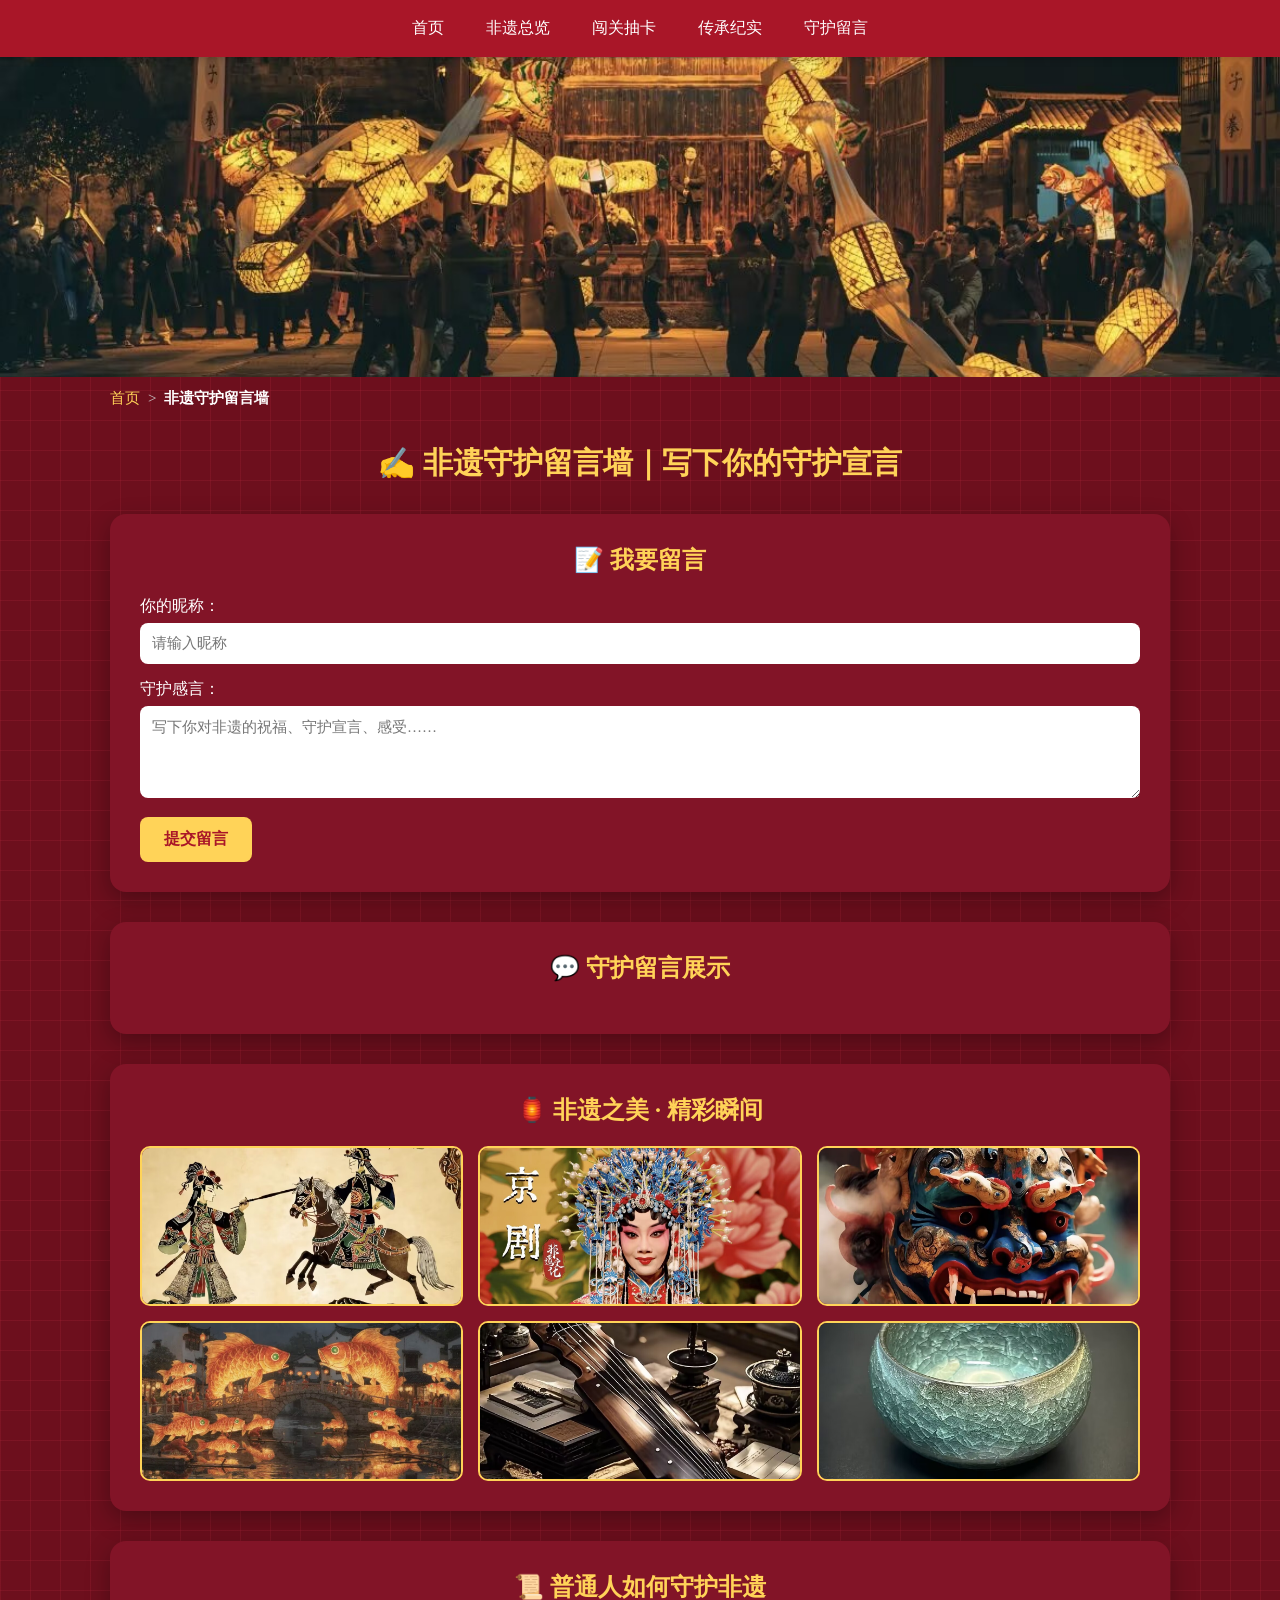
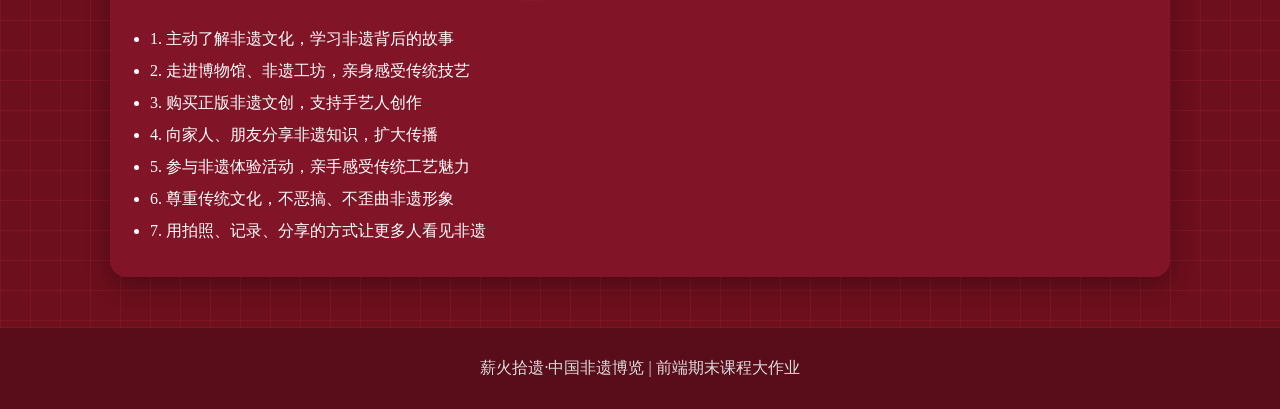
<file: html/message.html>
<!DOCTYPE html>
<html lang="zh-CN">
<head>
<meta charset="UTF-8">
<meta name="viewport" content="width=device-width, initial-scale=1.0">
<title>非遗守护留言墙</title>
<style>
*{
  margin:0;
  padding:0;
  box-sizing:border-box;
  font-family:"Microsoft YaHei",SimSun,serif;
}
html{
  scroll-behavior: smooth;
}
body{
  background-color: #6d0f1d;
  background-image: linear-gradient(rgba(180,40,60,0.22) 1px,transparent 1px),
                    linear-gradient(90deg,rgba(180,40,60,0.22) 1px,transparent 1px);
  background-size:30px 30px;
}

/* 全站统一导航 固定样式 */
.nav {
  width:100%;
  background: #a91628;
  padding: 18px 0;
  display: flex;
  justify-content: center;
  align-items: center;
  gap: 42px; /* 统一固定链接间距，42px和截图原版对齐，可微调大小 */
  box-shadow: 0 2px 8px rgba(0,0,0,0.2);
  position: sticky;
  top:0;
  z-index:999;
}
.nav a {
  color:#fff;
  text-decoration:none;
  font-size:16px;
  transition: all 0.3s;
}
.nav a:hover{
  color:#ffd358;
}

/* ========== 全站统一面包屑 ========== */
.breadcrumb {
  max-width: 1100px;
  margin: 0 auto 18px;
  padding: 0 20px;
  color: #fff;
  font-size: 15px;
}
.breadcrumb ul {
  list-style: none;
  display: flex;
  gap: 8px;
  align-items: center;
}
.breadcrumb li a {
  color: #ffd358;
  text-decoration: none;
}
.breadcrumb li a:hover {
  text-decoration: underline;
}
.breadcrumb li:not(:last-child)::after {
  content: ">";
  color: #ccc;
  margin-left: 8px;
}
.breadcrumb li:last-child {
  color: #ffffff;
  font-weight: bold;
}

/* 全屏大图 */
.full-banner {
  width:100%;
  height:320px;
  overflow:hidden;
  margin-bottom: 12px;
}
.full-banner img {
  width:100%;
  height:100%;
  object-fit:cover;
}

/* 容器 */
.container{
  max-width:1100px;
  margin:35px auto;
  padding:0 20px;
}
.title{
  text-align:center;
  color:#ffd358;
  font-size:30px;
  margin-bottom:30px;
}

/* 卡片样式 */
.card{
  background: #821427;
  padding:30px;
  border-radius:16px;
  box-shadow:0 8px 25px rgba(0,0,0,0.3);
  margin-bottom:30px;
  color:#fff;
}
.card h3{
  color:#ffd358;
  margin-bottom:20px;
  font-size:24px;
  text-align:center;
}

/* 表单样式 */
.form-box p{
  margin-bottom:15px;
  font-size:16px;
}
.form-box input, .form-box textarea{
  width:100%;
  padding:12px;
  border-radius:8px;
  border:none;
  margin-top:6px;
  font-size:15px;
}
.btn{
  background:#ffd358;
  color:#a91628;
  border:none;
  padding:12px 24px;
  border-radius:8px;
  font-size:16px;
  font-weight:bold;
  cursor:pointer;
  transition:0.3s;
}
.btn:hover{
  background:#ffbf00;
}

/* 留言展示 */
.msg-item{
  background:#721929;
  padding:18px;
  border-radius:10px;
  margin-bottom:12px;
  border-left:4px solid #ffd358;
}
.msg-item strong{
  color:#ffd358;
  font-size:17px;
}
.msg-item p{
  margin-top:8px;
  line-height:1.6;
}
.msg-item span{
  font-size:12px;
  color:#ccc;
  display:block;
  margin-top:8px;
}

/* 图片排版 */
.img-grid{
  display:grid;
  grid-template-columns: repeat(3,1fr);
  gap:15px;
  margin-top:20px;
}
.img-grid img{
  width:100%;
  height:160px;
  object-fit:cover;
  border-radius:10px;
  border:2px solid #ffd358;
}

/* 守护宣言 */
.rule-list{
  line-height:2;
  font-size:16px;
  padding-left:10px;
}

/* 返回顶部 */
#backTop{
  position:fixed;
  right:30px;
  bottom:30px;
  width:45px;
  height:45px;
  background:#ffd358;
  color:#a91628;
  text-align:center;
  line-height:45px;
  border-radius:50%;
  cursor:pointer;
  font-size:20px;
  font-weight:bold;
  box-shadow:0 3px 8px rgba(0,0,0,0.2);
  z-index:999;
  display:none;
}
#backTop:hover{transform:scale(1.1);}

.footer{
  background:#590c1a;
  color:#ddd;
  text-align:center;
  padding:30px 0;
  margin-top:50px;
  border-top:1px solid rgba(255,211,88,0.1);
}
</style>
</head>

<body>

<div class="nav">
  <a href="../index.html">首页</a>
  <a href="over.html">非遗总览</a>
  <a href="game.html">闯关抽卡</a>
  <a href="story.html">传承纪实</a>
  <a href="message.html">守护留言</a>
</div>

<!-- 全屏大图 -->
<div class="full-banner">
  <img src="../images2/liuyan.png" alt="非遗守护留言墙">
</div>

<!-- ========== 面包屑（位置100%统一） ========== -->
<div class="breadcrumb">
  <ul>
    <li><a href="../index.html">首页</a></li>
    <li>非遗守护留言墙</li>
  </ul>
</div>

<div class="container">
  <h2 class="title">✍️ 非遗守护留言墙｜写下你的守护宣言</h2>

  <!-- 表单 -->
  <div class="card form-box">
    <h3>📝 我要留言</h3>
    <p>你的昵称：<input type="text" id="uName" placeholder="请输入昵称"></p>
    <p>守护感言：<textarea id="uMsg" rows="4" placeholder="写下你对非遗的祝福、守护宣言、感受……"></textarea></p>
    <button class="btn" onclick="submitMsg()">提交留言</button>
  </div>

  <!-- 留言展示 -->
  <div class="card">
    <h3>💬 守护留言展示</h3>
    <div id="msgWrap"></div>
  </div>

  <!-- 非遗美图 -->
  <div class="card">
    <h3>🏮 非遗之美 · 精彩瞬间</h3>
    <div class="img-grid">
      <img src="../images1/1.5.png" alt="非遗">
      <img src="../images1/2.3.png" alt="非遗">
      <img src="../images1/3.1.png" alt="非遗">
      <img src="../images1/1.3.png" alt="非遗">
      <img src="../images1/3.2.png" alt="非遗">
      <img src="../images2/ci4.png" alt="非遗">
    </div>
  </div>

  <!-- 守护知识扩充 -->
  <div class="card">
    <h3>📜 普通人如何守护非遗</h3>
    <ul class="rule-list">
      <li>1. 主动了解非遗文化，学习非遗背后的故事</li>
      <li>2. 走进博物馆、非遗工坊，亲身感受传统技艺</li>
      <li>3. 购买正版非遗文创，支持手艺人创作</li>
      <li>4. 向家人、朋友分享非遗知识，扩大传播</li>
      <li>5. 参与非遗体验活动，亲手感受传统工艺魅力</li>
      <li>6. 尊重传统文化，不恶搞、不歪曲非遗形象</li>
      <li>7. 用拍照、记录、分享的方式让更多人看见非遗</li>
    </ul>
  </div>

</div>

<div id="backTop" onclick="backTop()">↑</div>

<div class="footer">
<p>薪火拾遗·中国非遗博览 | 前端期末课程大作业</p>
</div>

<script>
// 提交留言
function submitMsg(){
  let n = document.getElementById("uName").value.trim();
  let m = document.getElementById("uMsg").value.trim();
  if(!n || !m){
    alert("昵称和留言不能为空哦！");
    return;
  }
  let time = new Date().toLocaleString();
  let msg = {name:n, content:m, time:time};
  
  let list = JSON.parse(localStorage.getItem("msglist") || "[]");
  list.unshift(msg);
  localStorage.setItem("msglist", JSON.stringify(list));
  
  document.getElementById("uName").value = "";
  document.getElementById("uMsg").value = "";
  showMsg();
  alert("留言成功！");
}

// 显示留言
function showMsg(){
  let list = JSON.parse(localStorage.getItem("msglist") || "[]");
  let html = "";
  list.forEach(item=>{
    html += `
    <div class="msg-item">
      <strong>${item.name}</strong>
      <p>${item.content}</p>
      <span>${item.time}</span>
    </div>`;
  });
  document.getElementById("msgWrap").innerHTML = html;
}

// 返回顶部
function backTop(){
  window.scrollTo({top:0,behavior:"smooth"});
}
window.onscroll = function(){
  let topBtn = document.getElementById("backTop");
  topBtn.style.display = window.scrollY>300 ? "block":"none";
}

// 页面加载显示
window.onload = showMsg;
</script>

</body>
</html>
</file>
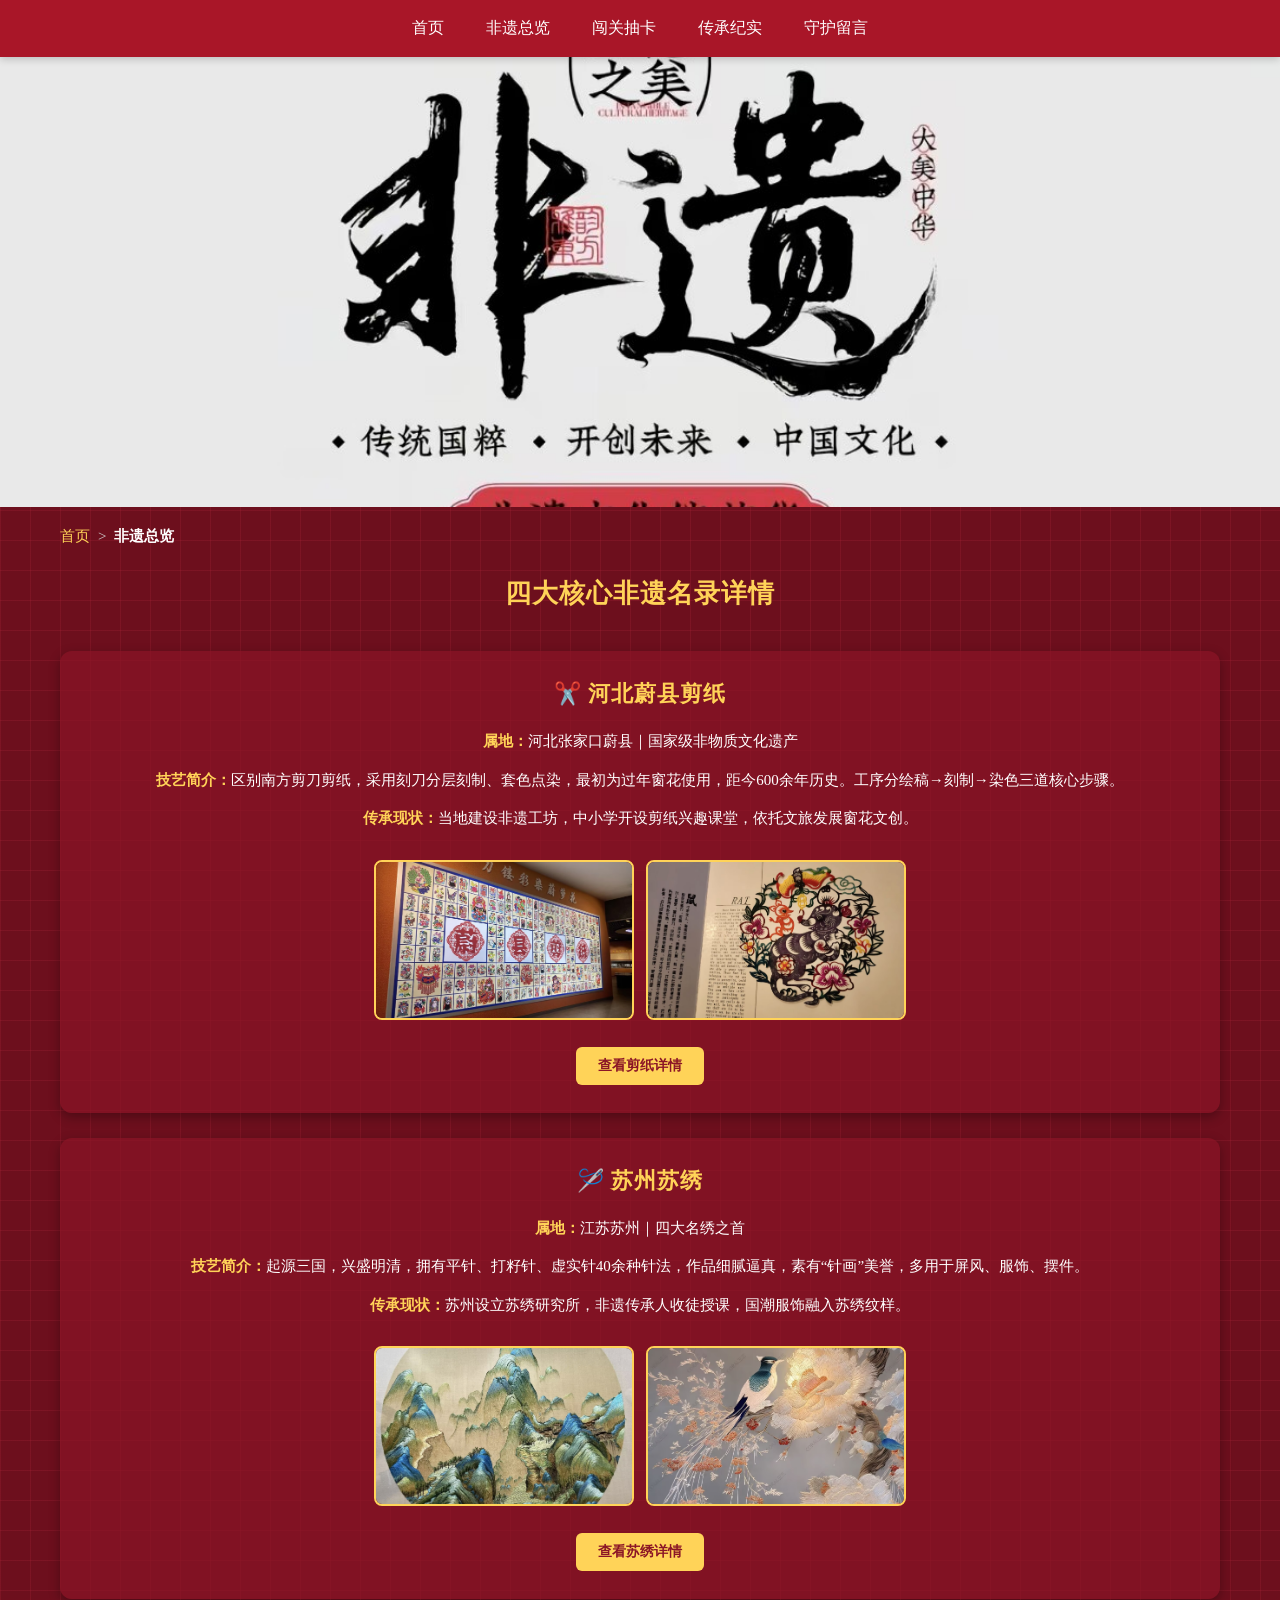
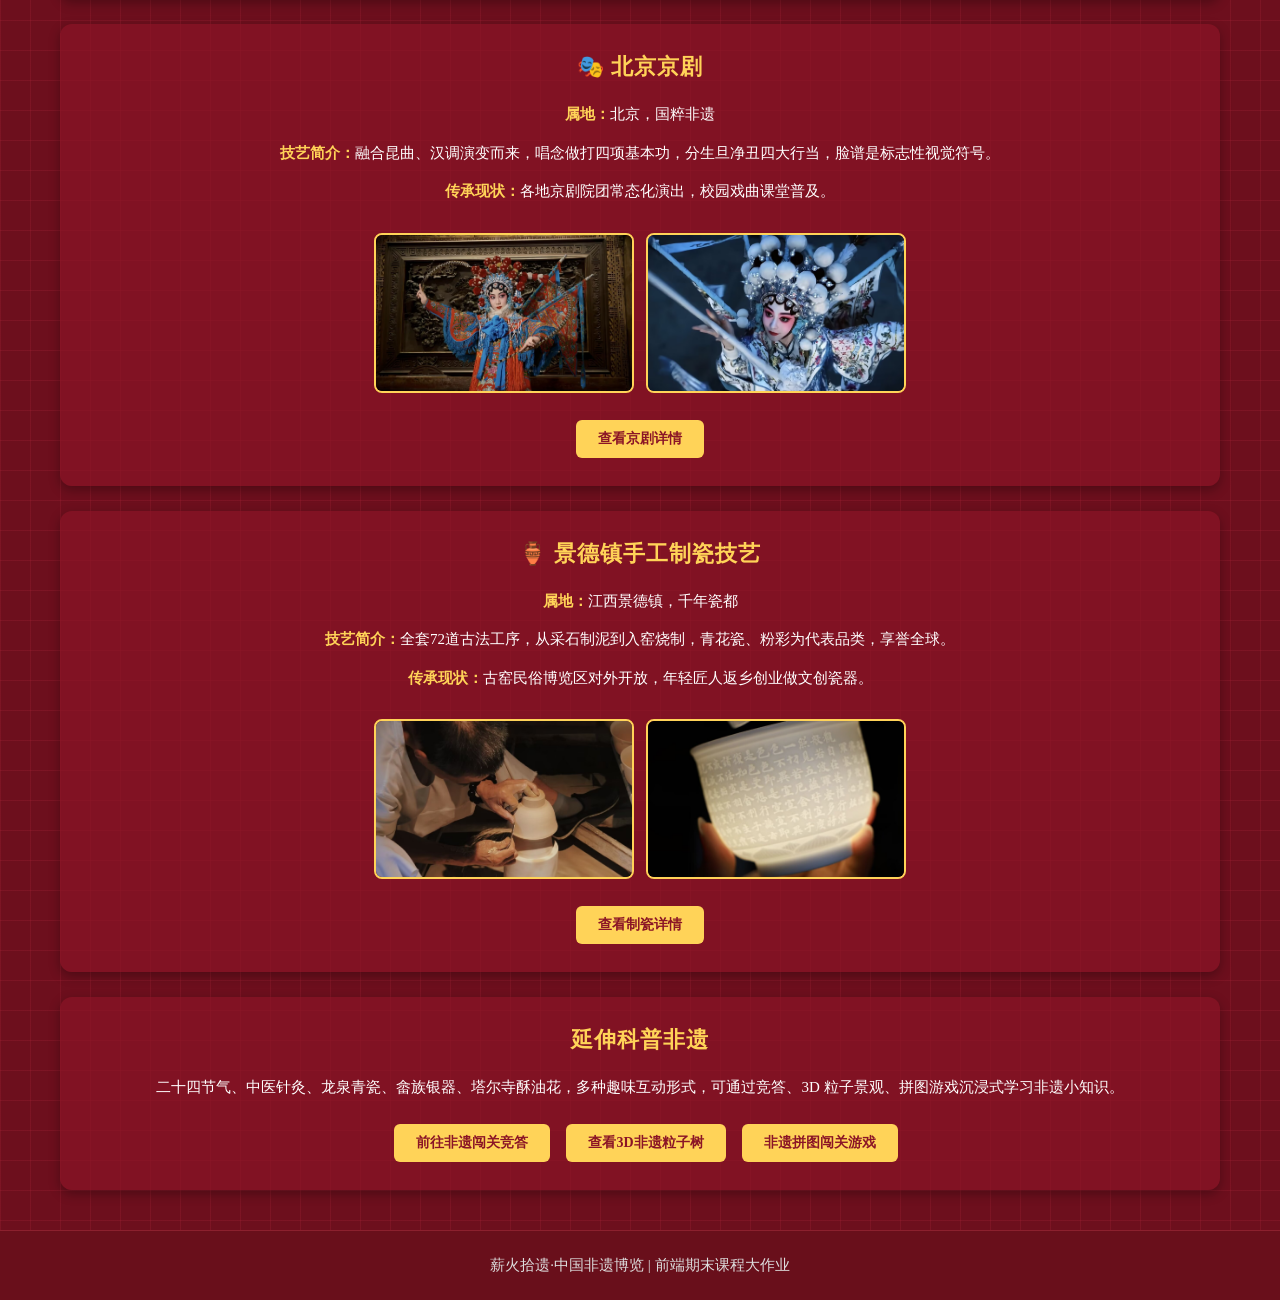
<file: html/over.html>
<!DOCTYPE html>
<html lang="zh-CN">
<head>
<meta charset="UTF-8">
<title>非遗总览-薪火拾遗</title>
<style>
*{
  margin:0;
  padding:0;
  box-sizing:border-box;
  font-family:"Microsoft YaHei",SimSun,serif;
}

body{
  background-color:#6d0f1d;
  background-image: linear-gradient(rgba(180,40,60,0.22) 1px,transparent 1px),
                    linear-gradient(90deg,rgba(180,40,60,0.22) 1px,transparent 1px);
  background-size:30px 30px;
}

/* 全站统一导航 固定样式 */
.nav {
  width:100%;
  background: #a91628;
  padding: 18px 0;
  display: flex;
  justify-content: center;
  align-items: center;
  gap: 42px;
  box-shadow: 0 2px 8px rgba(0,0,0,0.2);
  position: sticky;
  top:0;
  z-index:999;
}
.nav a {
  color:#fff;
  text-decoration:none;
  font-size:16px;
  transition: all 0.3s;
}
.nav a:hover{
  color:#ffd358;
}

/* ===== 面包屑导航样式 ===== */
.breadcrumb {
  max-width: 1200px;
  margin: 20px auto;
  padding: 0 20px;
  color: #fff;
  font-size: 15px;
}
.breadcrumb ul {
  list-style: none;
  display: flex;
  gap: 8px;
  align-items: center;
}
.breadcrumb li a {
  color: #ffd358;
  text-decoration: none;
}
.breadcrumb li a:hover {
  text-decoration: underline;
}
.breadcrumb li:not(:last-child)::after {
  content: ">";
  color: #ccc;
  margin-left: 8px;
}
.breadcrumb li:last-child {
  color: #ffffff;
  font-weight: bold;
}

/* 全屏 banner */
.top-banner{
  width:100%;
  height:450px;
  background:url("../images2/top.png") center no-repeat;
  background-size: cover;
}

/* 容器居中 */
.container{
  width:100%;
  max-width: 1200px;
  margin:30px auto;
  padding: 0 20px;
}

.title{
  text-align:center;
  color:#ffd358;
  margin:20px 0 40px 0;
  font-size:26px;
  letter-spacing:1px;
}

/* 卡片 */
.card{
  background: rgba(139, 21, 38, 0.7);
  padding:28px;
  border-radius: 12px;
  box-shadow: 0 4px 12px rgba(0,0,0,0.3);
  margin-bottom:25px;
  text-align: center;
}
.card h3{
  color:#ffd358;
  font-size:22px;
  margin-bottom:18px;
  letter-spacing:1px;
}
.card p{
  font-size:15px;
  line-height:1.9;
  color:#ffffff;
  margin-bottom:10px;
  text-align: center;
}
.card strong{
  color:#ffd358;
}

.btn{
  padding:10px 22px;
  border:none;
  background:#ffd358;
  color:#8b1526;
  border-radius:6px;
  cursor:pointer;
  margin-top:12px;
  font-weight:bold;
  font-size:14px;
}
.btn:hover{
  background:#ffc838;
}

/* 图片 */
.scroll-box{
  display:flex;
  justify-content: center;
  gap:12px;
  padding:15px 0;
  margin-top:12px;
  flex-wrap: wrap;
}
.scroll-box img{
  width: 260px;   
  height: 160px;
  border-radius:8px;
  border:2px solid #ffd358;
  object-fit: cover;
  object-position: center;
  transition: all 0.3s ease;
  cursor: pointer;
}
.scroll-box img:hover{
  transform: scale(1.08);
  box-shadow: 0 8px 20px rgba(0,0,0,0.4);
  border-color: #fff;
}

#backTop{
  position:fixed;
  right:30px;
  bottom:30px;
  width:40px;
  height:40px;
  background:#ffd358;
  color:#8b1526;
  text-align:center;
  line-height:40px;
  border-radius:50%;
  cursor:pointer;
  display: none;
}

.footer{
  width:100%;
  background:#690f1b;
  margin-top:40px;
  padding:25px 0;
  text-align:center;
  color:#ddd;
  font-size:15px;
  border-top:1px solid #8c202e;
}
</style>
</head>
<body>

<div class="nav">
  <a href="../index.html">首页</a>
  <a href="over.html">非遗总览</a>
  <a href="game.html">闯关抽卡</a>
  <a href="story.html">传承纪实</a>
  <a href="message.html">守护留言</a>
</div>

<div class="top-banner"></div>

<!-- ===== 面包屑放在这里 ===== -->
<div class="breadcrumb">
  <ul>
    <li><a href="../index.html">首页</a></li>
    <li>非遗总览</li>
  </ul>
</div>

<div class="container">
  <h2 class="title">四大核心非遗名录详情</h2>

  <!--1剪纸-->
  <div class="card">
    <h3>✂️ 河北蔚县剪纸</h3>
    <p><strong>属地：</strong>河北张家口蔚县｜国家级非物质文化遗产</p>
    <p><strong>技艺简介：</strong>区别南方剪刀剪纸，采用刻刀分层刻制、套色点染，最初为过年窗花使用，距今600余年历史。工序分绘稿→刻制→染色三道核心步骤。</p>
    <p><strong>传承现状：</strong>当地建设非遗工坊，中小学开设剪纸兴趣课堂，依托文旅发展窗花文创。</p>
    <div class="scroll-box">
      <img src="../images2/1.1.png">
      <img src="../images2/1.2.png">
    </div>
    <button class="btn" onclick="location.href='detail1.html'">查看剪纸详情</button>
  </div>

  <!--2苏绣-->
  <div class="card">
    <h3>🪡 苏州苏绣</h3>
    <p><strong>属地：</strong>江苏苏州｜四大名绣之首</p>
    <p><strong>技艺简介：</strong>起源三国，兴盛明清，拥有平针、打籽针、虚实针40余种针法，作品细腻逼真，素有“针画”美誉，多用于屏风、服饰、摆件。</p>
    <p><strong>传承现状：</strong>苏州设立苏绣研究所，非遗传承人收徒授课，国潮服饰融入苏绣纹样。</p>
    <div class="scroll-box">
      <img src="../images2/2.1.png">
      <img src="../images2/2.2.png">
    </div>
    <button class="btn" onclick="location.href='detail2.html'">查看苏绣详情</button>
  </div>

  <!--3京剧-->
  <div class="card">
    <h3>🎭 北京京剧</h3>
    <p><strong>属地：</strong>北京，国粹非遗</p>
    <p><strong>技艺简介：</strong>融合昆曲、汉调演变而来，唱念做打四项基本功，分生旦净丑四大行当，脸谱是标志性视觉符号。</p>
    <p><strong>传承现状：</strong>各地京剧院团常态化演出，校园戏曲课堂普及。</p>
    <div class="scroll-box">
      <img src="../images2/3.1.png">
      <img src="../images2/3.2.png">
    </div>
    <button class="btn" onclick="location.href='detail3.html'">查看京剧详情</button>
  </div>

  <!--4景德镇制瓷-->
  <div class="card">
    <h3>🏺 景德镇手工制瓷技艺</h3>
    <p><strong>属地：</strong>江西景德镇，千年瓷都</p>
    <p><strong>技艺简介：</strong>全套72道古法工序，从采石制泥到入窑烧制，青花瓷、粉彩为代表品类，享誉全球。</p>
    <p><strong>传承现状：</strong>古窑民俗博览区对外开放，年轻匠人返乡创业做文创瓷器。</p>
    <div class="scroll-box">
      <img src="../images2/4.1.png">
      <img src="../images2/4.2.png">
    </div>
    <button class="btn" onclick="location.href='detail4.html'">查看制瓷详情</button>
  </div>

  <!--拓展非遗-->
  <div class="card">
    <h3>延伸科普非遗</h3>
    <p>二十四节气、中医针灸、龙泉青瓷、畲族银器、塔尔寺酥油花，多种趣味互动形式，可通过竞答、3D 粒子景观、拼图游戏沉浸式学习非遗小知识。</p>
    <button class="btn" onclick="location.href='game.html'"style="margin-left:12px;">前往非遗闯关竞答</button>

	<!-- 新增：粒子圣诞树跳转按钮 -->
  <button class="btn" onclick="location.href='particle-tree.html'"style="margin-left:12px;">查看3D非遗粒子树</button>
  <button class="btn" onclick="location.href='puzzle.html'"style="margin-left:12px;">非遗拼图闯关游戏</button>
  </div>
</div>

<div id="backTop" onclick="backTop()">↑</div>

<div class="footer">
  <p>薪火拾遗·中国非遗博览 | 前端期末课程大作业</p>
</div>

<script>
window.onscroll = function(){
  let btn = document.getElementById("backTop");
  btn.style.display = window.scrollY > 300 ? "block" : "none";
}
function backTop(){
  window.scrollTo({top:0,behavior:'smooth'})
}
</script>
</body>
</html>
</file>
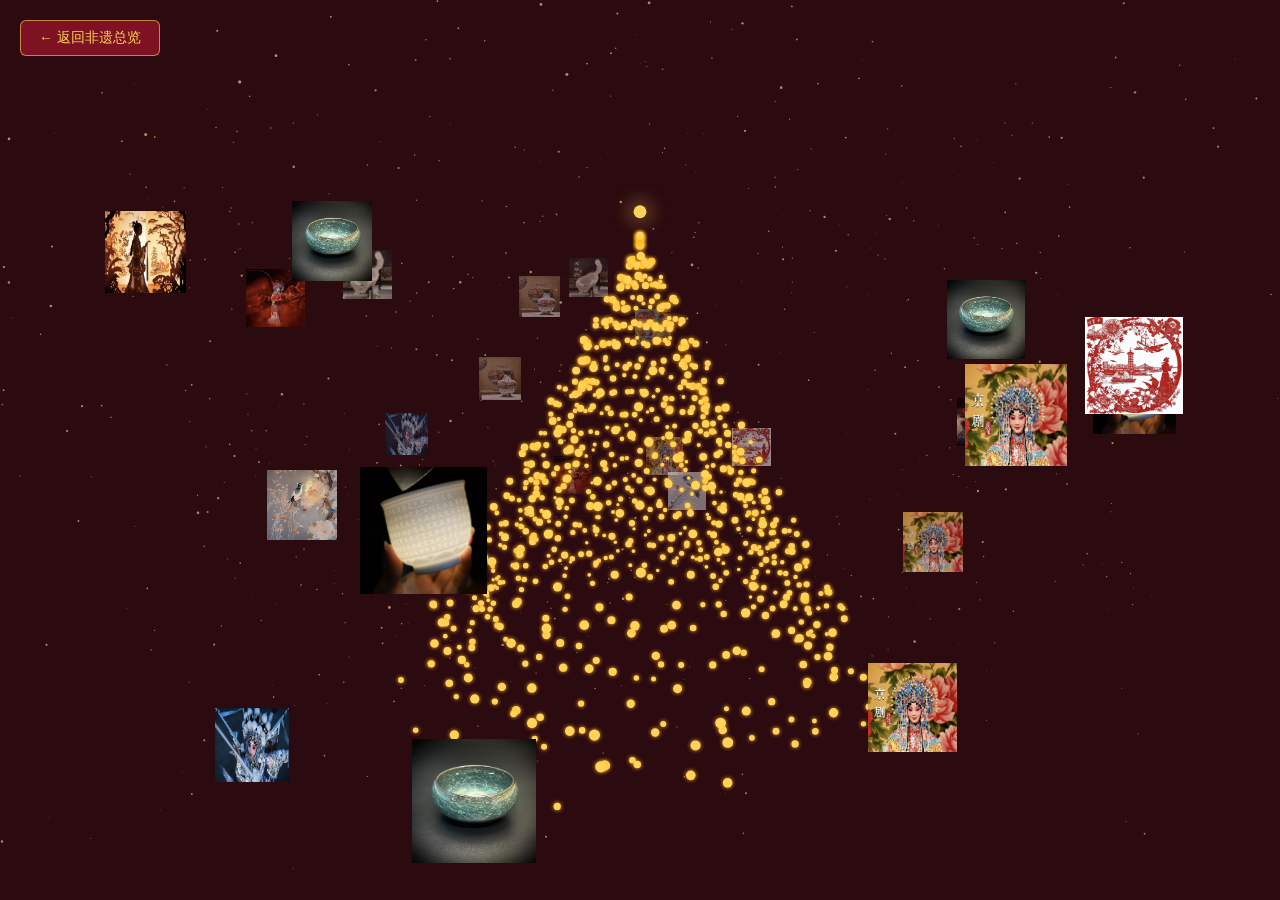
<file: html/particle-tree.html>
<!DOCTYPE html>
<html lang="zh-CN">
<head>
<meta charset="UTF-8">
<title>非遗粒子圣诞树 - 薪火拾遗</title>
<style>
*{margin:0;padding:0;box-sizing:border-box;}
html,body{
  width:100%;
  height:100%;
  overflow:hidden;
  background:#2b0a10;
}
#treeCanvas{
  display:block;
  width:100%;
  height:100%;
}

.back-link{
  position:fixed;
  top:20px;
  left:20px;
  z-index:99;
  padding:8px 18px;
  background:rgba(139,21,38,0.85);
  color:#ffd358;
  text-decoration:none;
  border-radius:6px;
  font-size:14px;
  border:1px solid rgba(255,211,88,0.6);
  transition:all 0.3s;
}
.back-link:hover{
  background:#a91628;
  border-color:#ffd358;
}
</style>
</head>
<body>

<a href="over.html" class="back-link">← 返回非遗总览</a>
<canvas id="treeCanvas"></canvas>

<script>
const canvas = document.getElementById('treeCanvas');
const ctx = canvas.getContext('2d');

// 画布尺寸适配
function resize(){
  canvas.width = window.innerWidth;
  canvas.height = window.innerHeight;
}
resize();
window.addEventListener('resize', resize);

// ========== 可调节参数 ==========
const fov = 600;
const autoRotateSpeed = 0.0015; // 旋转速度已调慢，数值越小越慢
const treeLayers = 22;
const particlePerLayer = 60;
const imgCount = 25;
const imgSize = 55;

const imgSrcList = [
   '../images1/1.6.png', '../images1/2.3.png',
  '../images1/3.1.png', '../images1/3.9.png',
  '../images1/4.4.png', '../images2/3.2.png',
  '../images1/4.4.png', '../images1/5.1.png', 
  '../images1/6.2.png', '../images1/6.5.png',
  '../images1/1.3.png', '../images1/3.5.png',
  '../images1/3.8.png', '../images1/6.3.png',
  '../images2/suxiu4.png', '../images2/ci1.png',
  '../images2/ci4.png', '../images2/suxiu1.png',
  '../images2/2.2.png', '../images2/5.1.png', 
  '../images2/2.2.png', '../images2/3.2.png',
  '../images2/4.2.png', '../images2/6.2.png',
  '../images2/jianzhi3.png', '../images2/card1.png'
];
// ================================

let angleY = 0;
let angleX = 0.2;

let treeParticles = [];
let imgParticles = [];
let starParticles = [];
let loadedImgs = [];

// 生成圣诞树粒子
function initTree(){
  treeParticles = [];
  const treeHeight = 400;
  const maxRadius = 200;
  
  for(let i=0; i<treeLayers; i++){
    const t = i / (treeLayers-1);
    const y = -treeHeight/2 + t * treeHeight;
    const radius = t * maxRadius;
    const count = Math.floor(particlePerLayer * (0.3 + t*0.7));
    
    for(let j=0; j<count; j++){
      const angle = (j / count) * Math.PI * 2;
      const r = radius * (0.8 + Math.random()*0.4);
      treeParticles.push({
        x: Math.cos(angle) * r,
        y: y + (Math.random()-0.5)*10,
        z: Math.sin(angle) * r,
        size: 2 + Math.random()*2
      });
    }
  }
  treeParticles.push({x:0, y:-treeHeight/2 - 25, z:0, size:6, isTop:true});
}

// 生成背景星空
function initStars(){
  starParticles = [];
  for(let i=0; i<700; i++){
    starParticles.push({
      x: (Math.random()-0.5)*2000,
      y: (Math.random()-0.5)*1500,
      z: Math.random()*800 + 200,
      size: Math.random()*1.5 + 0.5
    });
  }
}

// 图片加载：全部加载完成后再生成粒子，保证所有图片都参与随机
function loadImages(){
  let total = imgSrcList.length;
  let finished = 0;

  imgSrcList.forEach(src=>{
    const img = new Image();
    img.src = src;
    img.onload = img.onerror = ()=>{
      if(img.complete && img.naturalWidth > 0){
        loadedImgs.push(img);
      }
      finished++;
      // 所有图片处理完后，统一生成图片粒子
      if(finished === total){
        initImages();
      }
    };
  });
}

// 生成环绕图片：从所有加载成功的图片里随机
function initImages(){
  if(loadedImgs.length === 0) return;
  imgParticles = [];
  for(let i=0; i<imgCount; i++){
    const angle = Math.random() * Math.PI * 2;
    const radius = 260 + Math.random()*140;
    const y = (Math.random()-0.5) * 380;
    // 从全部有效图片里随机选取
    const randomImg = loadedImgs[Math.floor(Math.random() * loadedImgs.length)];
    imgParticles.push({
      x: Math.cos(angle) * radius,
      y: y,
      z: Math.sin(angle) * radius,
      img: randomImg
    });
  }
}

// 3D投影计算
function project(p){
  let x = p.x * Math.cos(angleY) - p.z * Math.sin(angleY);
  let z = p.x * Math.sin(angleY) + p.z * Math.cos(angleY);
  let y = p.y;
  
  let y2 = y * Math.cos(angleX) - z * Math.sin(angleX);
  let z2 = y * Math.sin(angleX) + z * Math.cos(angleX);
  
  const scale = fov / (fov + z2);
  return {
    x: x * scale + canvas.width/2,
    y: y2 * scale + canvas.height/2,
    scale: scale,
    z: z2
  };
}

// 渲染循环
function animate(){
  try {
    ctx.clearRect(0,0,canvas.width,canvas.height);
    angleY += autoRotateSpeed;
    
    let renderList = [];
    
    // 收集星空
    starParticles.forEach(p=>{
      const proj = project(p);
      renderList.push({
        type:'star', z: proj.z, x: proj.x, y: proj.y,
        size: p.size * proj.scale, alpha: 0.4 + proj.scale * 0.3
      });
    });
    
    // 收集圣诞树
    treeParticles.forEach(p=>{
      const proj = project(p);
      renderList.push({
        type:'tree', z: proj.z, x: proj.x, y: proj.y,
        size: p.size * proj.scale, isTop: p.isTop
      });
    });
    
    // 收集图片
    imgParticles.forEach(p=>{
      if(!p.img || !p.img.complete || p.img.naturalWidth === 0) return;
      const proj = project(p);
      renderList.push({
        type:'img', z: proj.z, x: proj.x, y: proj.y,
        size: imgSize * proj.scale, img: p.img,
        alpha: 0.75 * proj.scale
      });
    });
    
    // 深度排序
    renderList.sort((a,b)=> b.z - a.z);
    
    // 批量绘制
    renderList.forEach(item=>{
      if(item.type === 'star'){
        ctx.fillStyle = `rgba(255,220,150,${item.alpha})`;
        ctx.beginPath();
        ctx.arc(item.x, item.y, item.size, 0, Math.PI*2);
        ctx.fill();
      }
      else if(item.type === 'tree'){
        ctx.fillStyle = '#ffd358';
        ctx.shadowBlur = item.isTop ? 20 : 4;
        ctx.shadowColor = item.isTop ? '#ffd358' : '#ffb020';
        ctx.beginPath();
        ctx.arc(item.x, item.y, item.size, 0, Math.PI*2);
        ctx.fill();
        ctx.shadowBlur = 0;
      }
      else if(item.type === 'img'){
        ctx.globalAlpha = Math.min(1, item.alpha);
        ctx.drawImage(item.img, item.x - item.size/2, item.y - item.size/2, item.size, item.size);
        ctx.globalAlpha = 1;
      }
    });
  } catch(e) {
    console.warn('渲染单帧异常，已跳过', e);
  }
  requestAnimationFrame(animate);
}

// 启动
initTree();
initStars();
loadImages();
animate();
</script>
</body>
</html>
</file>
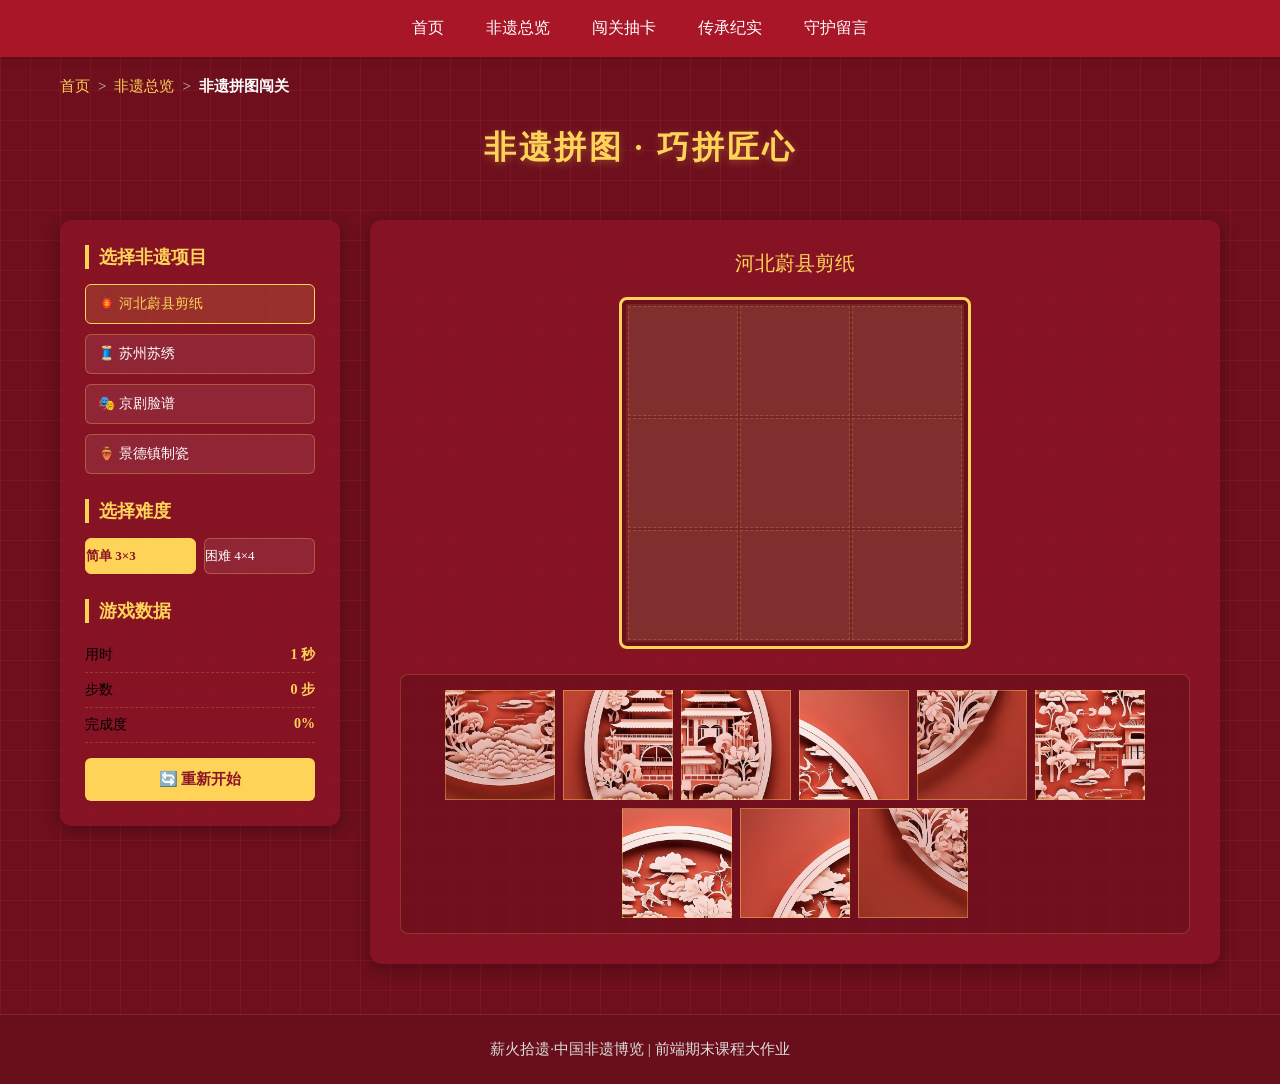
<file: html/puzzle.html>
<!DOCTYPE html>
<html lang="zh-CN">
<head>
<meta charset="UTF-8">
<title>非遗拼图闯关 - 薪火拾遗</title>
<style>
*{margin:0;padding:0;box-sizing:border-box;font-family:"Microsoft YaHei",SimSun,serif;}

body{
    background-color:#6d0f1d;
  background-image: linear-gradient(rgba(180,40,60,0.22) 1px,transparent 1px),
                    linear-gradient(90deg,rgba(180,40,60,0.22) 1px,transparent 1px);
  background-size:30px 30px;
}

/* 全站统一导航 */
.nav {
    width:100%;
    background: #a91628;
    padding: 18px 0;
    display: flex;
    justify-content: center;
    align-items: center;
    gap: 42px;
    box-shadow: 0 2px 8px rgba(0,0,0,0.2);
    position: sticky;
    top:0;
    z-index:999;
}
.nav a {
    color:#fff;
    text-decoration:none;
    font-size:16px;
    transition: all 0.3s;
}
.nav a:hover{
    color:#ffd358;
}

/* 面包屑 */
.breadcrumb {
    max-width: 1200px;
    margin: 20px auto;
    padding: 0 20px;
    color: #fff;
    font-size:15px;
}
.breadcrumb ul {
    list-style: none;
    display: flex;
    gap: 8px;
    align-items: center;
}
.breadcrumb li a {
    color: #ffd358;
    text-decoration: none;
}
.breadcrumb li a:hover {text-decoration: underline;}
.breadcrumb li:not(:last-child)::after {
    content: ">";
    color: #ccc;
    margin-left: 8px;
}
.breadcrumb li:last-child {
    color: #ffffff;
    font-weight: bold;
}

/* 主容器 */
.container{
    max-width: 1200px;
    margin: 0 auto 50px auto;
    padding: 0 20px;
    display: grid;
    grid-template-columns: 280px 1fr;
    gap: 30px;
}

.page-title{
    grid-column: 1 / -1;
    text-align:center;
    color:#ffd358;
    margin:10px 0 20px 0;
    font-size:32px;
    letter-spacing:3px;
    text-shadow: 0 2px 8px rgba(255,211,88,0.3);
}

/* 左侧控制面板 */
.side-card{
    background: rgba(139, 21, 38, 0.85);
    padding:25px;
    border-radius: 12px;
    box-shadow: 0 4px 16px rgba(0,0,0,0.3);
    height: fit-content;
    backdrop-filter: blur(2px);
}

.side-card h3{
    color:#ffd358;
    font-size:18px;
    margin-bottom:15px;
    border-left:4px solid #ffd358;
    padding-left:10px;
}

.level-list{
    display:flex;
    flex-direction:column;
    gap:10px;
    margin-bottom:25px;
}

.level-btn{
    padding:10px 12px;
    background:rgba(255,255,255,0.08);
    border:1px solid rgba(255,211,88,0.3);
    border-radius:6px;
    color:#fff;
    cursor:pointer;
    transition:all 0.3s;
    text-align:left;
    font-size:14px;
}
.level-btn:hover, .level-btn.active{
    background:rgba(255,211,88,0.15);
    border-color:#ffd358;
    color:#ffd358;
}

.difficulty-box{
    display:flex;
    gap:8px;
    margin-bottom:25px;
}
.diff-btn{
    flex:1;
    padding:8px 0;
    background:rgba(255,255,255,0.08);
    border:1px solid rgba(255,211,88,0.3);
    border-radius:6px;
    color:#fff;
    cursor:pointer;
    font-size:13px;
    transition:all 0.3s;
}
.diff-btn.active{
    background:#ffd358;
    color:#8b1526;
    border-color:#ffd358;
    font-weight:bold;
}

.info-item{
    display:flex;
    justify-content:space-between;
    padding:8px 0;
    border-bottom:1px dashed rgba(255,211,88,0.2);
    font-size:14px;
}
.info-item span:last-child{
    color:#ffd358;
    font-weight:bold;
}

.operate-btn{
    width:100%;
    padding:12px 0;
    margin-top:15px;
    background:#ffd358;
    color:#8b1526;
    border:none;
    border-radius:6px;
    font-weight:bold;
    cursor:pointer;
    transition:all 0.3s;
    font-size:15px;
}
.operate-btn:hover{
    background:#ffc838;
    transform: translateY(-2px);
    box-shadow: 0 4px 12px rgba(255,211,88,0.3);
}

/* 右侧游戏区 */
.game-area{
    background: rgba(139, 21, 38, 0.85);
    padding:30px;
    border-radius: 12px;
    box-shadow: 0 4px 16px rgba(0,0,0,0.3);
    backdrop-filter: blur(2px);
    display:flex;
    flex-direction:column;
    align-items:center;
}

.game-title{
    color:#ffd358;
    font-size:20px;
    margin-bottom:20px;
}

/* 拼图棋盘 */
.puzzle-board{
    position:relative;
    border:3px solid #ffd358;
    background:rgba(0,0,0,0.2);
    border-radius:8px;
    padding:4px;
    margin-bottom:25px;
}
.board-grid{
    display:grid;
    gap:2px;
    background:rgba(255,211,88,0.1);
    padding:2px;
}
.board-cell{
    background:rgba(255,255,255,0.05);
    border:1px dashed rgba(255,211,88,0.2);
    overflow: hidden;
}

/* 碎片池 */
.pieces-pool{
    width:100%;
    min-height:120px;
    padding:15px;
    background:rgba(0,0,0,0.15);
    border:1px solid rgba(255,211,88,0.2);
    border-radius:8px;
    display:flex;
    flex-wrap:wrap;
    gap:8px;
    justify-content:center;
    align-content:flex-start;
}

.puzzle-piece{
    cursor:grab;
    border:1px solid rgba(255,211,88,0.4);
    user-select:none;
    -webkit-user-drag:none;
}
.puzzle-piece:active{cursor:grabbing;}
/* 放对位置的碎片高亮 */
.puzzle-piece.correct{
    border: 2px solid #ffd358;
    box-shadow: 0 0 8px rgba(255,211,88,0.6);
}

/* 拖拽中的碎片 */
.puzzle-piece.dragging{
    position: fixed;
    z-index: 9999;
    pointer-events: none;
    margin: 0;
}

/* 通关弹窗 */
.modal-mask{
    position:fixed;
    top:0;left:0;
    width:100%;height:100%;
    background:rgba(0,0,0,0.7);
    display:none;
    align-items:center;
    justify-content:center;
    z-index:1000;
}
.modal-box{
    width:450px;
    background:#8b1526;
    border:2px solid #ffd358;
    border-radius:12px;
    padding:30px;
    text-align:center;
    box-shadow: 0 10px 40px rgba(0,0,0,0.5);
}
.modal-box h2{
    color:#ffd358;
    margin-bottom:15px;
    font-size:24px;
}
.modal-info{
    color:#fff;
    line-height:1.8;
    margin-bottom:20px;
    text-align:left;
    font-size:14px;
}
.modal-info strong{color:#ffd358;}
.modal-btn{
    padding:10px 30px;
    background:#ffd358;
    color:#8b1526;
    border:none;
    border-radius:6px;
    font-weight:bold;
    cursor:pointer;
    font-size:15px;
}

#backTop{
    position:fixed;
    right:30px;
    bottom:30px;
    width:40px;
    height:40px;
    background:#ffd358;
    color:#8b1526;
    text-align:center;
    line-height:40px;
    border-radius:50%;
    cursor:pointer;
    display: none;
    z-index:999;
}

.footer{
    width:100%;
    background:#690f1b;
    padding:25px 0;
    text-align:center;
    color:#ddd;
    font-size:15px;
    border-top:1px solid #8c202e;
}
</style>
</head>
<body>

<!-- 顶部导航 -->
<div class="nav">
    <a href="../index.html">首页</a>
    <a href="over.html">非遗总览</a>
    <a href="game.html">闯关抽卡</a>
    <a href="story.html">传承纪实</a>
    <a href="message.html">守护留言</a>
</div>

<!-- 面包屑 -->
<div class="breadcrumb">
    <ul>
        <li><a href="../index.html">首页</a></li>
        <li><a href="over.html">非遗总览</a></li>
        <li>非遗拼图闯关</li>
    </ul>
</div>

<div class="container">
    <h2 class="page-title">非遗拼图 · 巧拼匠心</h2>

    <!-- 左侧控制面板 -->
    <div class="side-card">
        <h3>选择非遗项目</h3>
        <div class="level-list">
            <div class="level-btn active" data-level="0">🏮 河北蔚县剪纸</div>
            <div class="level-btn" data-level="1">🧵 苏州苏绣</div>
            <div class="level-btn" data-level="2">🎭 京剧脸谱</div>
            <div class="level-btn" data-level="3">🏺 景德镇制瓷</div>
        </div>

        <h3>选择难度</h3>
        <div class="difficulty-box">
            <div class="diff-btn active" data-grid="3">简单 3×3</div>
            <div class="diff-btn" data-grid="4">困难 4×4</div>
        </div>

        <h3>游戏数据</h3>
        <div class="info-item">
            <span>用时</span>
            <span id="timeText">0 秒</span>
        </div>
        <div class="info-item">
            <span>步数</span>
            <span id="stepText">0 步</span>
        </div>
        <div class="info-item">
            <span>完成度</span>
            <span id="progressText">0%</span>
        </div>

        <button class="operate-btn" onclick="restartGame()">🔄 重新开始</button>
    </div>

    <!-- 右侧游戏区 -->
    <div class="game-area">
        <div class="game-title" id="levelTitle">河北蔚县剪纸</div>

        <div class="puzzle-board">
            <div class="board-grid" id="boardGrid"></div>
        </div>

        <div class="pieces-pool" id="piecesPool"></div>
    </div>
</div>

<!-- 通关弹窗 -->
<div class="modal-mask" id="winModal">
    <div class="modal-box">
        <h2>🎉 拼图完成！</h2>
        <div class="modal-info">
            <p><strong>用时：</strong><span id="finalTime">0</span> 秒</p>
            <p><strong>步数：</strong><span id="finalStep">0</span> 步</p>
            <hr style="margin:10px 0;border-color:rgba(255,211,88,0.2)">
            <p><strong>非遗小知识：</strong></p>
            <p id="knowledgeText">蔚县剪纸源于明代，以刻代剪、刻染结合，是国家级非物质文化遗产，距今已有六百余年历史。</p>
        </div>
        <button class="modal-btn" onclick="closeModal()">继续挑战</button>
    </div>
</div>

<div id="backTop" onclick="backTop()">↑</div>

<div class="footer">
    <p>薪火拾遗·中国非遗博览 | 前端期末课程大作业</p>
</div>

<script>
// ===== 关卡配置 =====
const levels = [
    {
        name: "河北蔚县剪纸",
        img: "../images2/jianzhi3.png",
        knowledge: "蔚县剪纸源于明代，以刻代剪、刻染结合，采用刻刀分层刻制后手工点染上色，是第一批国家级非物质文化遗产，距今已有六百余年历史。"
    },
    {
        name: "苏州苏绣",
        img: "../images2/suxiu1.png",
        knowledge: "苏绣是中国四大名绣之首，以精细雅洁著称，针法多达四十余种，有“绣花能生香，绣鸟能听声”的美誉，2006年列入国家级非遗名录。"
    },
    {
        name: "京剧脸谱",
        img: "../images2/3.2.png",
        knowledge: "京剧脸谱是京剧艺术的标志性元素，通过不同色彩与图案表现人物性格与身份，红忠、白奸、黑直、蓝猛，被誉为“国粹中的瑰宝”。"
    },
    {
        name: "景德镇制瓷",
        img: "../images2/ci1.png",
        knowledge: "景德镇手工制瓷技艺传承千年，经拉坯、利坯、施釉、烧制等七十二道工序，青花瓷、玲珑瓷、粉彩、颜色釉并称四大传统名瓷。"
    }
];

let currentLevel = 0;
let gridSize = 3;
let pieceSize = 110;
let correctCount = 0;
let steps = 0;
let startTime = 0;
let timer = null;

// 拖拽核心变量
let dragEl = null;
let originParent = null;
let offsetX = 0;
let offsetY = 0;

// ===== 初始化游戏 =====
function initGame(){
    const level = levels[currentLevel];
    document.getElementById('levelTitle').innerText = level.name;
    document.getElementById('timeText').innerText = '0 秒';
    document.getElementById('stepText').innerText = '0 步';
    document.getElementById('progressText').innerText = '0%';
    
    steps = 0;
    correctCount = 0;
    clearInterval(timer);
    startTime = Date.now();
    timer = setInterval(updateTime, 1000);

    // 生成棋盘格子
    const board = document.getElementById('boardGrid');
    board.innerHTML = '';
    board.style.gridTemplateColumns = `repeat(${gridSize}, ${pieceSize}px)`;
    board.style.gridTemplateRows = `repeat(${gridSize}, ${pieceSize}px)`;

    for(let y=0; y<gridSize; y++){
        for(let x=0; x<gridSize; x++){
            const cell = document.createElement('div');
            cell.className = 'board-cell';
            cell.cellX = x;
            cell.cellY = y;
            board.appendChild(cell);
        }
    }

    // 生成碎片并打乱放入碎片池
    const pool = document.getElementById('piecesPool');
    pool.innerHTML = '';
    let arr = [];
    for(let y=0; y<gridSize; y++){
        for(let x=0; x<gridSize; x++){
            arr.push({x:x, y:y});
        }
    }
    arr.sort(()=>Math.random()-0.5);

    arr.forEach(p=>{
        const div = document.createElement('div');
        div.className = 'puzzle-piece';
        div.style.width = pieceSize + 'px';
        div.style.height = pieceSize + 'px';
        div.style.backgroundImage = `url(${level.img})`;
        div.style.backgroundSize = `${pieceSize*gridSize}px ${pieceSize*gridSize}px`;
        div.style.backgroundPosition = `-${p.x*pieceSize}px -${p.y*pieceSize}px`;
        div.correctX = p.x;
        div.correctY = p.y;
        div.isCorrect = false;
        pool.appendChild(div);
    });
}

function updateTime(){
    const s = Math.floor((Date.now() - startTime)/1000);
    document.getElementById('timeText').innerText = s + ' 秒';
}

// ========== 修复后拖拽逻辑（先算偏移再移动DOM，零偏移）==========
document.addEventListener('mousedown', function(e){
    if(!e.target.classList.contains('puzzle-piece')) return;
    e.preventDefault();

    dragEl = e.target;
    originParent = dragEl.parentElement;

    // 关键修复：先在原位置计算鼠标相对偏移，再移动DOM
    const rect = dragEl.getBoundingClientRect();
    offsetX = e.clientX - rect.left;
    offsetY = e.clientY - rect.top;

    // 如果之前是正确位置，拖走时取消状态
    if(dragEl.isCorrect){
        dragEl.classList.remove('correct');
        dragEl.isCorrect = false;
        correctCount--;
        updateProgress();
    }

    // 再把碎片移到body最外层，脱离父容器影响
    document.body.appendChild(dragEl);
    dragEl.classList.add('dragging');

    // 设置初始位置
    dragEl.style.left = e.clientX - offsetX + 'px';
    dragEl.style.top = e.clientY - offsetY + 'px';
});

document.addEventListener('mousemove', function(e){
    if(!dragEl) return;
    dragEl.style.left = e.clientX - offsetX + 'px';
    dragEl.style.top = e.clientY - offsetY + 'px';
});

document.addEventListener('mouseup', function(e){
    if(!dragEl) return;

    const pool = document.getElementById('piecesPool');
    const cells = document.querySelectorAll('.board-cell');
    let targetCell = null;

    // 遍历格子，找鼠标落点的空格子
    for(let i=0; i<cells.length; i++){
        const rect = cells[i].getBoundingClientRect();
        if(e.clientX >= rect.left && e.clientX <= rect.right
        && e.clientY >= rect.top && e.clientY <= rect.bottom){
            if(!cells[i].hasChildNodes()){
                targetCell = cells[i];
            }
            break;
        }
    }

    // 移除拖拽状态
    dragEl.classList.remove('dragging');
    dragEl.style.position = '';
    dragEl.style.left = '';
    dragEl.style.top = '';
    dragEl.style.zIndex = '';
    dragEl.style.margin = '';

    if(targetCell){
        // 放入格子
        targetCell.appendChild(dragEl);
        steps++;

        // 判断是否正确
        if(dragEl.correctX === targetCell.cellX && dragEl.correctY === targetCell.cellY){
            dragEl.classList.add('correct');
            dragEl.isCorrect = true;
            correctCount++;
            updateProgress();
            checkWin();
        }
    }else{
        // 没放到空格子，放回碎片池
        pool.appendChild(dragEl);
        steps++;
    }

    dragEl = null;
    originParent = null;
    document.getElementById('stepText').innerText = steps + ' 步';
});

function updateProgress(){
    const total = gridSize * gridSize;
    const percent = Math.floor((correctCount / total) * 100);
    document.getElementById('progressText').innerText = percent + '%';
}

// ===== 通关检测 =====
function checkWin(){
    const total = gridSize * gridSize;
    if(correctCount === total){
        clearInterval(timer);
        const s = Math.floor((Date.now() - startTime)/1000);
        document.getElementById('finalTime').innerText = s;
        document.getElementById('finalStep').innerText = steps;
        document.getElementById('knowledgeText').innerText = levels[currentLevel].knowledge;
        document.getElementById('winModal').style.display = 'flex';
    }
}

function closeModal(){
    document.getElementById('winModal').style.display = 'none';
}

function restartGame(){
    initGame();
}

// ===== 关卡切换 =====
document.querySelectorAll('.level-btn').forEach(btn=>{
    btn.addEventListener('click', ()=>{
        document.querySelectorAll('.level-btn').forEach(b=>b.classList.remove('active'));
        btn.classList.add('active');
        currentLevel = Number(btn.dataset.level);
        initGame();
    });
});

// ===== 难度切换 =====
document.querySelectorAll('.diff-btn').forEach(btn=>{
    btn.addEventListener('click', ()=>{
        document.querySelectorAll('.diff-btn').forEach(b=>b.classList.remove('active'));
        btn.classList.add('active');
        gridSize = Number(btn.dataset.grid);
        pieceSize = gridSize === 3 ? 110 : 85;
        initGame();
    });
});

// ===== 回到顶部 =====
window.onscroll = function(){
    let btn = document.getElementById("backTop");
    btn.style.display = window.scrollY > 300 ? "block" : "none";
}
function backTop(){
    window.scrollTo({top:0,behavior:'smooth'})
}

// 启动
window.onload = initGame;
</script>
</body>
</html>
</file>
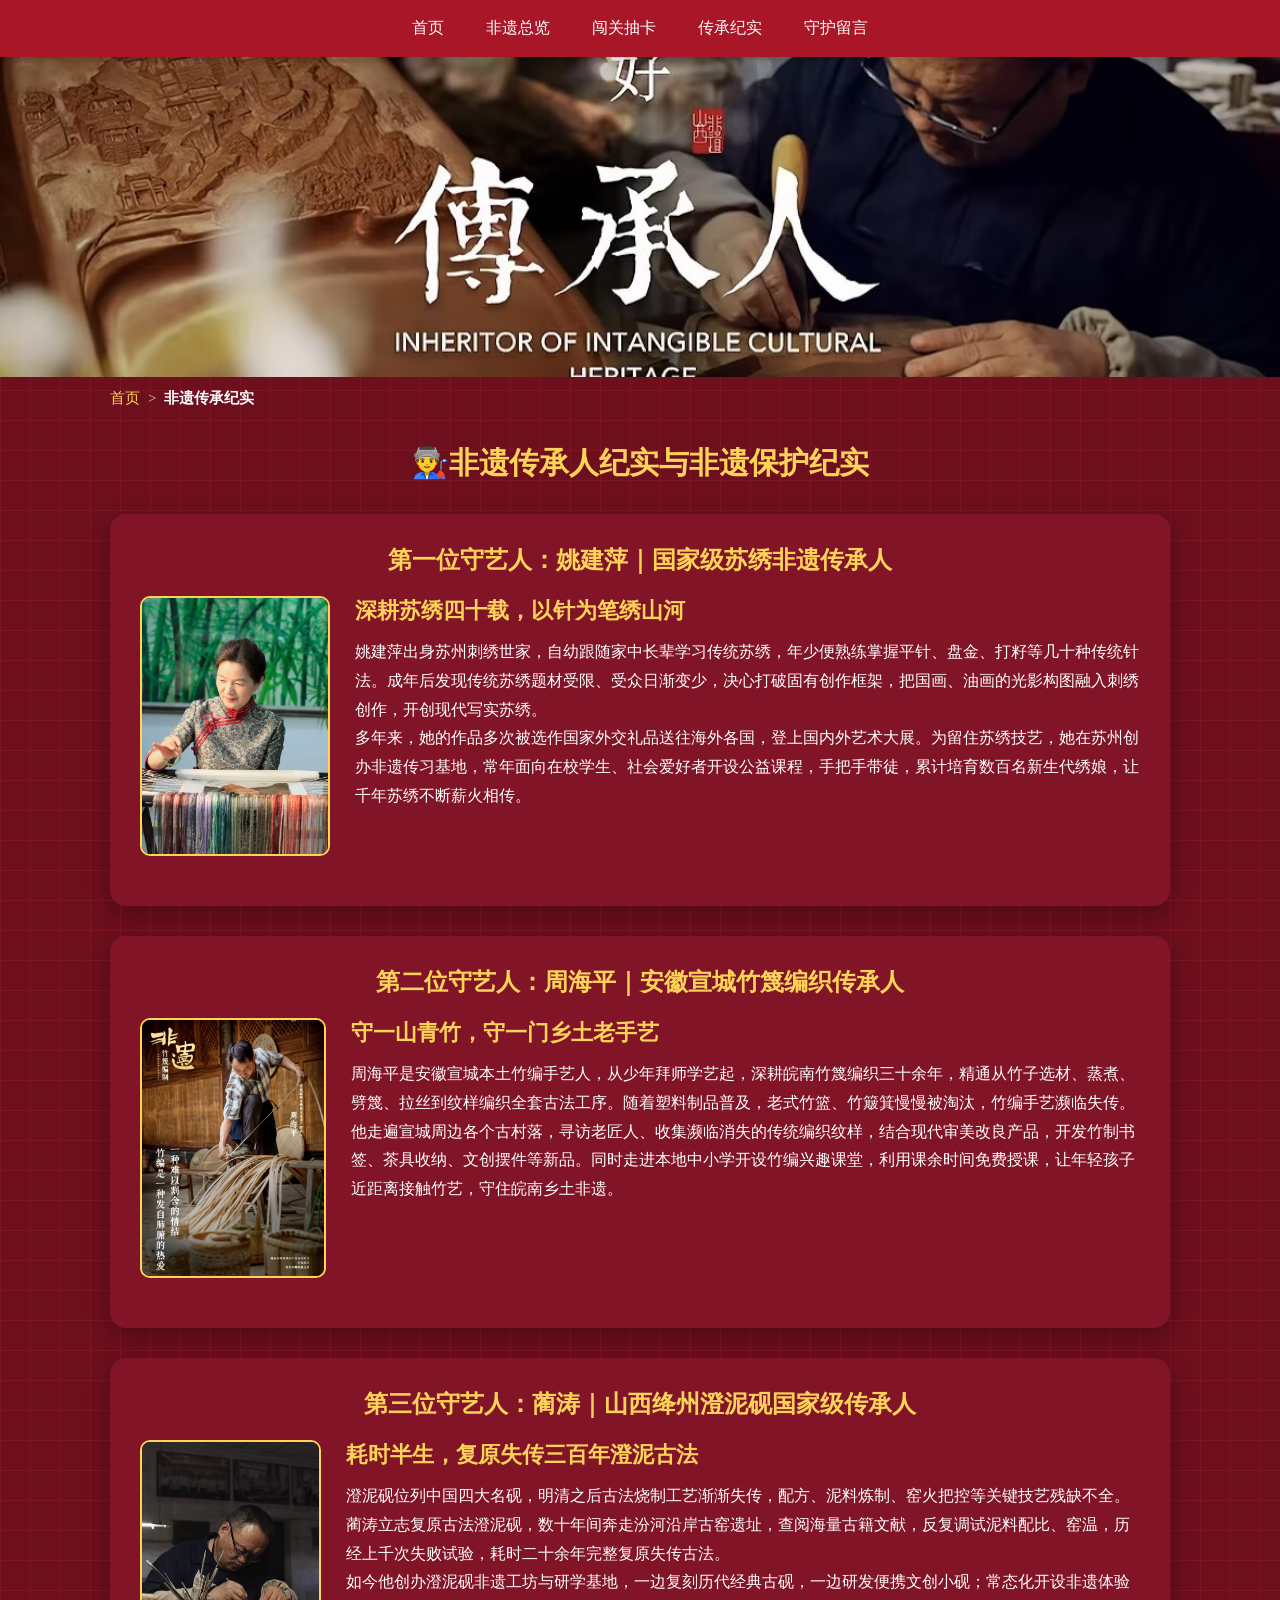
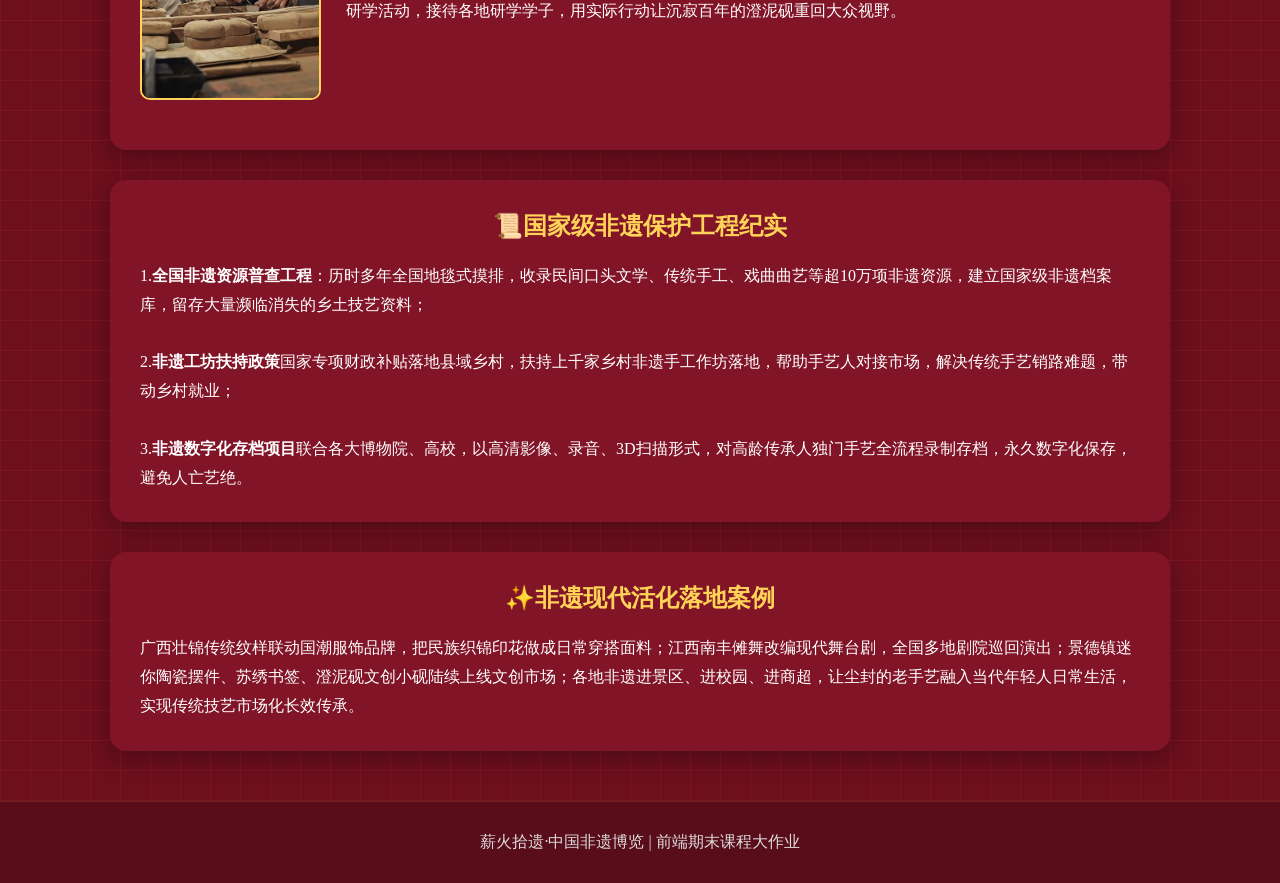
<file: html/story.html>
<!DOCTYPE html>
<html lang="zh-CN">
<head>
<meta charset="UTF-8">
<meta name="viewport" content="width=device-width, initial-scale=1.0">
<title>非遗传承纪实</title>
<style>
*{
  margin:0;
  padding:0;
  box-sizing:border-box;
  font-family:"Microsoft YaHei",SimSun,serif;
}
html{
  scroll-behavior: smooth;
}
body{
  background-color: #6d0f1d;
  background-image: linear-gradient(rgba(180,40,60,0.22) 1px,transparent 1px),
                    linear-gradient(90deg,rgba(180,40,60,0.22) 1px,transparent 1px);
  background-size:30px 30px;
}
/* 全站统一导航 固定样式 */
.nav {
  width:100%;
  background: #a91628;
  padding: 18px 0;
  display: flex;
  justify-content: center;
  align-items: center;
  gap: 42px; /* 统一固定链接间距，42px和截图原版对齐，可微调大小 */
  box-shadow: 0 2px 8px rgba(0,0,0,0.2);
  position: sticky;
  top:0;
  z-index:999;
}
.nav a {
  color:#fff;
  text-decoration:none;
  font-size:16px;
  transition: all 0.3s;
}
.nav a:hover{
  color:#ffd358;
}

/* ========== 面包屑导航（全站统一） ========== */
.breadcrumb {
  max-width: 1100px;
  margin: 0 auto 18px;
  padding: 0 20px;
  color: #fff;
  font-size: 15px;
}
.breadcrumb ul {
  list-style: none;
  display: flex;
  gap: 8px;
  align-items: center;
}
.breadcrumb li a {
  color: #ffd358;
  text-decoration: none;
}
.breadcrumb li a:hover {
  text-decoration: underline;
}
.breadcrumb li:not(:last-child)::after {
  content: ">";
  color: #ccc;
  margin-left: 8px;
}
.breadcrumb li:last-child {
  color: #ffffff;
  font-weight: bold;
}

/* ========== 导航下方 全屏大图 ========== */
.full-banner {
  width: 100%;
  height: 320px;
  overflow: hidden;
  margin-bottom: 12px;
}
.full-banner img {
  width: 100%;
  height: 100%;
  object-fit: cover;
  display: block;
}

.container{
  max-width:1100px;
  margin:35px auto;
  padding:0 20px;
}
.title{
  text-align:center;
  color:#ffd358;
  font-size:30px;
  margin-bottom:30px;
}
/*卡片统一深色样式（和闯关页面完全一致）*/
.card{
  background: #821427;
  padding:30px;
  border-radius:16px;
  box-shadow:0 8px 25px rgba(0,0,0,0.3);
  margin-bottom:30px;
  color:#fff;
}
.card h3{
  color:#ffd358;
  margin-bottom:20px;
  font-size:24px;
  text-align:center;
}
hr{margin:24px 0;border-color:rgba(255,211,88,0.2);border-width:1px 0 0 0;}
/*单人传承人卡片样式*/
.artist-box{
  display:flex;
  gap:25px;
  align-items:flex-start;
  margin-bottom:20px;
}
.artist-box img{
  width:220px;
  height:260px;
  object-fit:cover;
  border-radius:10px;
  border:2px solid #ffd358;
}
.artist-text h4{
  color:#ffd358;
  font-size:22px;
  margin-bottom:12px;
}
.artist-text p{
  line-height:1.8;
  font-size:16px;
}
/*单个视频样式，一人配一个视频*/
.single-video{
  margin-top:18px;
  text-align:center;
}
.single-video video{
  width:420px;
  border-radius:8px;
  border:2px solid #ffd358;
}
.single-video h5{
  color:#ffd358;
  margin-top:8px;
  font-size:15px;
}
/*返回顶部*/
#backTop{
  position:fixed;
  right:30px;
  bottom:30px;
  width:45px;
  height:45px;
  background:#ffd358;
  color:#a91628;
  text-align:center;
  line-height:45px;
  border-radius:50%;
  cursor:pointer;
  font-size:20px;
  font-weight:bold;
  box-shadow:0 3px 8px rgba(0,0,0,0.2);
  transition:0.3s;
  z-index:999;
  display:none;
}
#backTop:hover{transform:scale(1.1);}
.footer{
  background:#590c1a;
  color:#ddd;
  text-align:center;
  padding:30px 0;
  margin-top:50px;
  border-top:1px solid rgba(255,211,88,0.1);
}
</style>
</head>

<body>
<div class="nav">
    <a href="../index.html">首页</a>
    <a href="over.html">非遗总览</a>
    <a href="game.html">闯关抽卡</a>
    <a href="story.html">传承纪实</a>
    <a href="message.html">守护留言</a>
</div>

<!-- ========== 全屏大图 放在导航正下方 ========== -->
<div class="full-banner">
  <img src="../images2/chuancheng.png" alt="非遗传承纪实">
</div>

<!-- ========== 面包屑（位置 100% 统一） ========== -->
<div class="breadcrumb">
  <ul>
    <li><a href="../index.html">首页</a></li>
    <li>非遗传承纪实</li>
  </ul>
</div>

<div class="container">
  <h2 class="title">👨‍🏭非遗传承人纪实与非遗保护纪实</h2>

  <!--第一位：姚建萍 苏绣 独立卡片-->
  <div class="card">
    <h3>第一位守艺人：姚建萍｜国家级苏绣非遗传承人</h3>
    <div class="artist-box">
      <img src="../images1/5.1.png" alt="姚建萍">
      <div class="artist-text">
        <h4>深耕苏绣四十载，以针为笔绣山河</h4>
        <p>姚建萍出身苏州刺绣世家，自幼跟随家中长辈学习传统苏绣，年少便熟练掌握平针、盘金、打籽等几十种传统针法。成年后发现传统苏绣题材受限、受众日渐变少，决心打破固有创作框架，把国画、油画的光影构图融入刺绣创作，开创现代写实苏绣。<br>
        多年来，她的作品多次被选作国家外交礼品送往海外各国，登上国内外艺术大展。为留住苏绣技艺，她在苏州创办非遗传习基地，常年面向在校学生、社会爱好者开设公益课程，手把手带徒，累计培育数百名新生代绣娘，让千年苏绣不断薪火相传。</p>
      </div>
    </div>
    <!--单人配套视频-->
    <div class="single-video">
    
    </div>
  </div>

  <!--第二位：周海平 皖南竹篾编织 独立卡片-->
  <div class="card">
    <h3>第二位守艺人：周海平｜安徽宣城竹篾编织传承人</h3>
    <div class="artist-box">
      <img src="../images1/5.2.png" alt="周海平">
      <div class="artist-text">
        <h4>守一山青竹，守一门乡土老手艺</h4>
        <p>周海平是安徽宣城本土竹编手艺人，从少年拜师学艺起，深耕皖南竹篾编织三十余年，精通从竹子选材、蒸煮、劈篾、拉丝到纹样编织全套古法工序。随着塑料制品普及，老式竹篮、竹簸箕慢慢被淘汰，竹编手艺濒临失传。<br>
        他走遍宣城周边各个古村落，寻访老匠人、收集濒临消失的传统编织纹样，结合现代审美改良产品，开发竹制书签、茶具收纳、文创摆件等新品。同时走进本地中小学开设竹编兴趣课堂，利用课余时间免费授课，让年轻孩子近距离接触竹艺，守住皖南乡土非遗。</p>
      </div>
    </div>
    <!--单人配套视频-->
    <div class="single-video">
      
    </div>
  </div>

  <!--第三位：蔺涛 绛州澄泥砚 独立卡片-->
  <div class="card">
    <h3>第三位守艺人：蔺涛｜山西绛州澄泥砚国家级传承人</h3>
    <div class="artist-box">
      <img src="../images1/5.3.png" alt="蔺涛">
      <div class="artist-text">
        <h4>耗时半生，复原失传三百年澄泥古法</h4>
        <p>澄泥砚位列中国四大名砚，明清之后古法烧制工艺渐渐失传，配方、泥料炼制、窑火把控等关键技艺残缺不全。蔺涛立志复原古法澄泥砚，数十年间奔走汾河沿岸古窑遗址，查阅海量古籍文献，反复调试泥料配比、窑温，历经上千次失败试验，耗时二十余年完整复原失传古法。<br>
        如今他创办澄泥砚非遗工坊与研学基地，一边复刻历代经典古砚，一边研发便携文创小砚；常态化开设非遗体验研学活动，接待各地研学学子，用实际行动让沉寂百年的澄泥砚重回大众视野。</p>
      </div>
    </div>
    <!--单人配套视频-->
    <div class="single-video">
      
    </div>
  </div>

  <!--第四块：国家级非遗保护工程-->
  <div class="card">
    <h3>📜国家级非遗保护工程纪实</h3>
    <p style="line-height:1.8;font-size:16px;">
      1.<strong>全国非遗资源普查工程</strong>：历时多年全国地毯式摸排，收录民间口头文学、传统手工、戏曲曲艺等超10万项非遗资源，建立国家级非遗档案库，留存大量濒临消失的乡土技艺资料；<br><br>
      2.<strong>非遗工坊扶持政策</strong>国家专项财政补贴落地县域乡村，扶持上千家乡村非遗手工作坊落地，帮助手艺人对接市场，解决传统手艺销路难题，带动乡村就业；<br><br>
      3.<strong>非遗数字化存档项目</strong>联合各大博物院、高校，以高清影像、录音、3D扫描形式，对高龄传承人独门手艺全流程录制存档，永久数字化保存，避免人亡艺绝。
    </p>
  </div>

  <!--第五块：非遗现代活化落地案例-->
  <div class="card">
    <h3>✨非遗现代活化落地案例</h3>
    <p style="line-height:1.8;font-size:16px;">
      广西壮锦传统纹样联动国潮服饰品牌，把民族织锦印花做成日常穿搭面料；江西南丰傩舞改编现代舞台剧，全国多地剧院巡回演出；景德镇迷你陶瓷摆件、苏绣书签、澄泥砚文创小砚陆续上线文创市场；各地非遗进景区、进校园、进商超，让尘封的老手艺融入当代年轻人日常生活，实现传统技艺市场化长效传承。
    </p>
  </div>
</div>

<div id="backTop" onclick="backTop()">↑</div>
<div class="footer">
<p>薪火拾遗·中国非遗博览 | 前端期末课程大作业</p>
</div>

<script>
//返回顶部
function backTop(){
  window.scrollTo({top:0,behavior:"smooth"});
}
window.onscroll = function(){
  let topBtn = document.getElementById("backTop");
  topBtn.style.display = window.scrollY>300 ? "block":"none";
}
</script>
</body>
</html>
</file>
